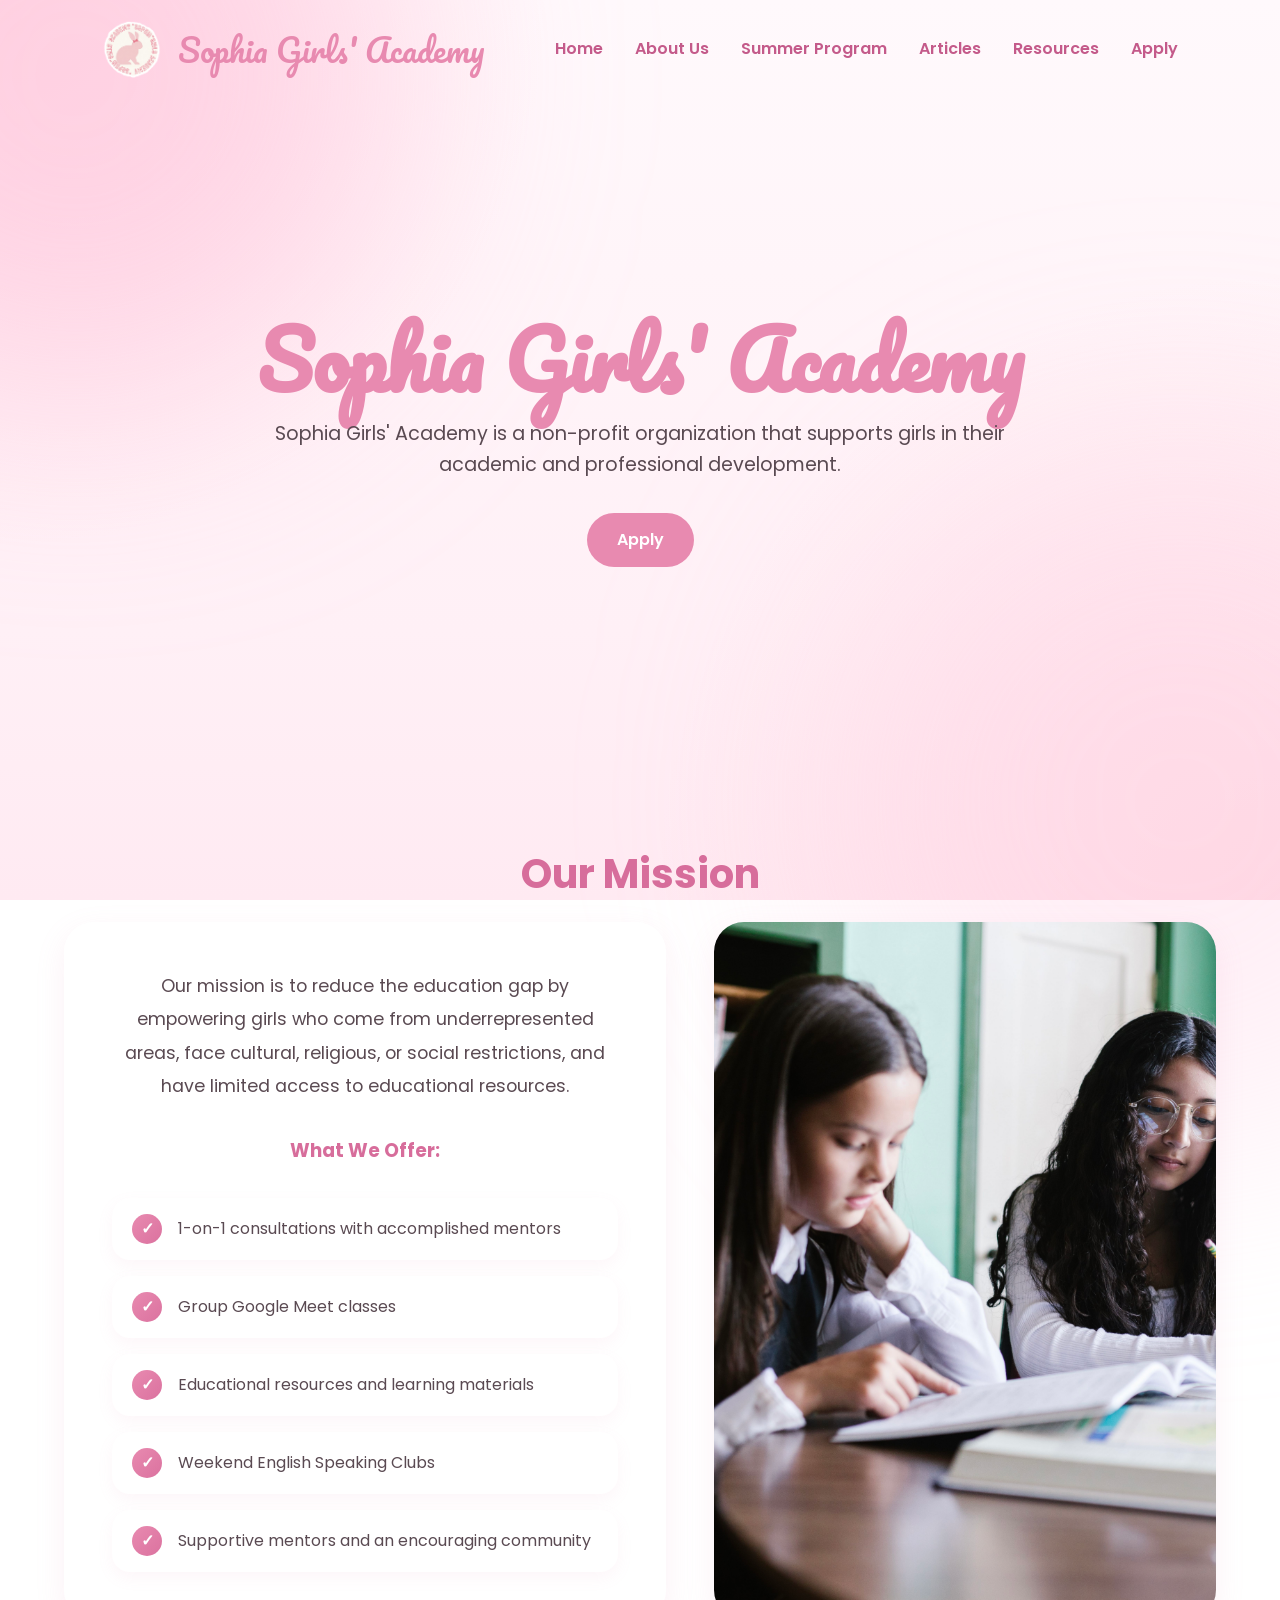
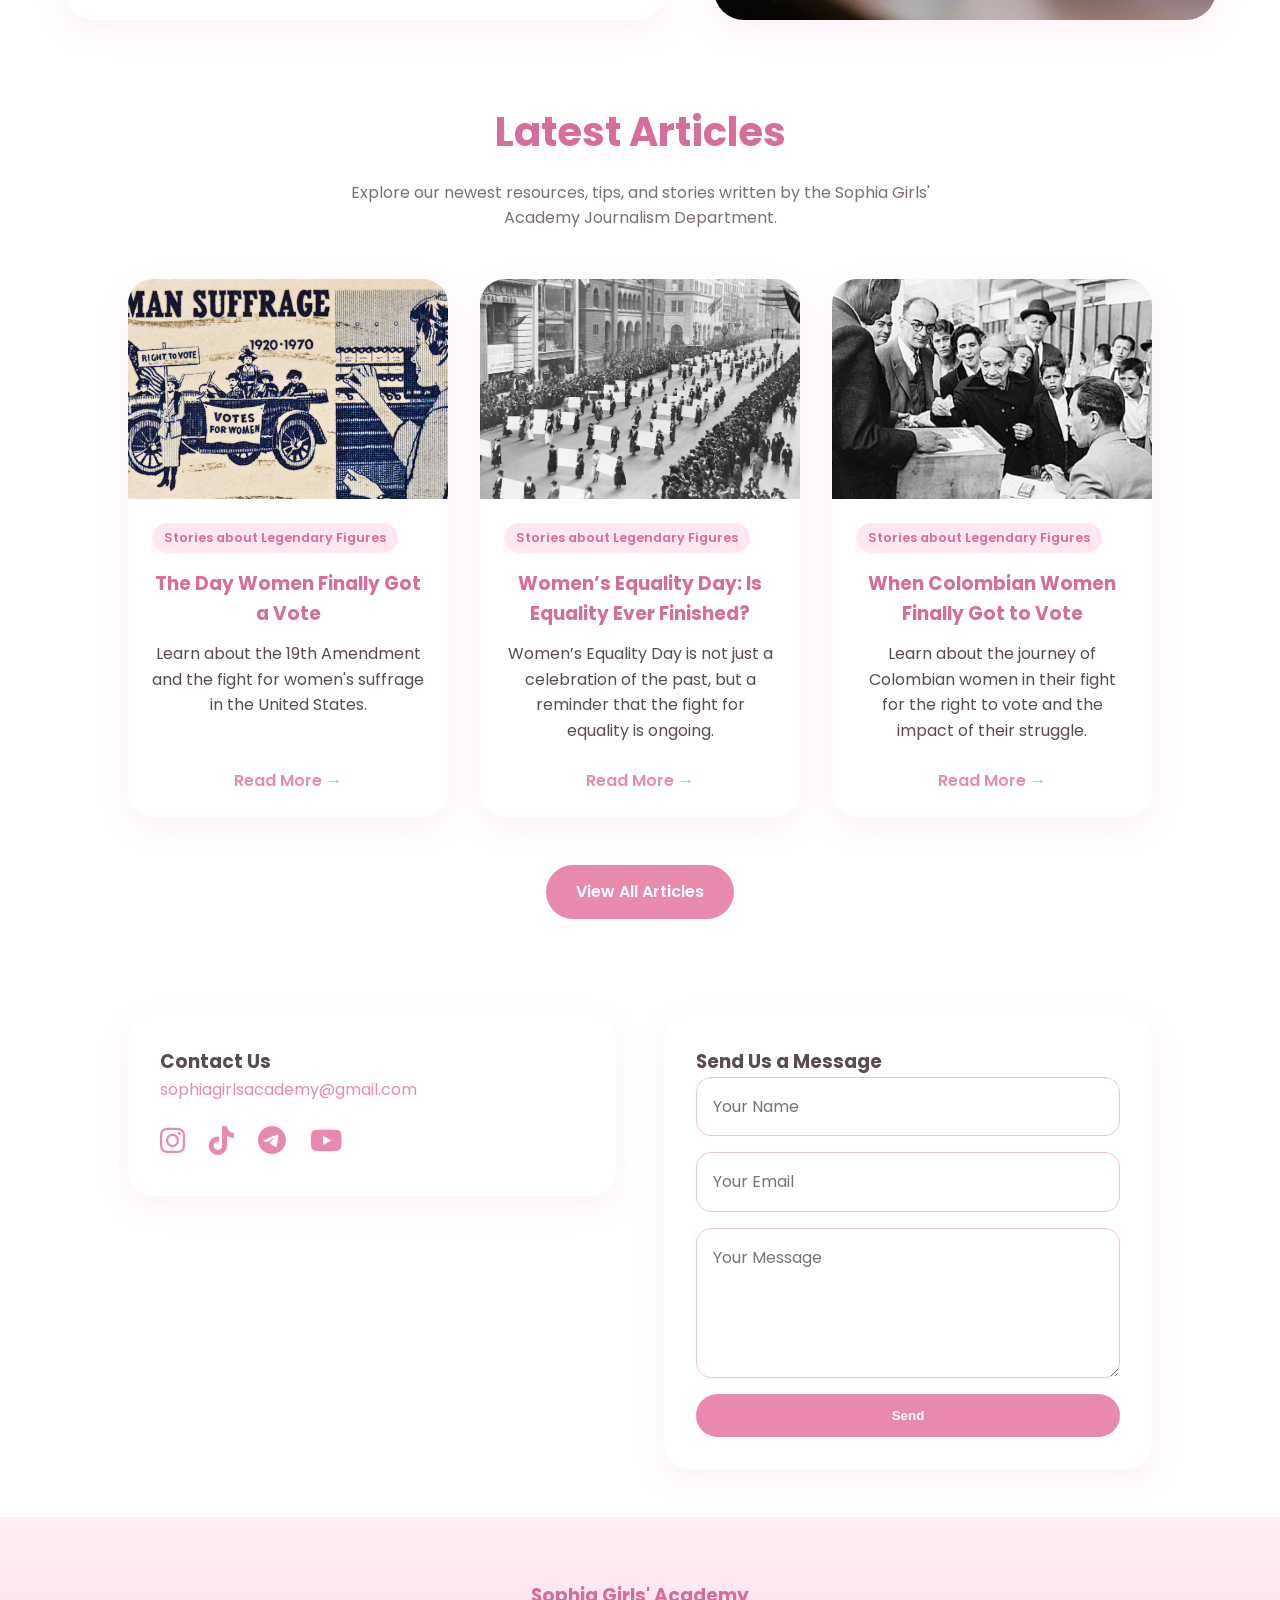
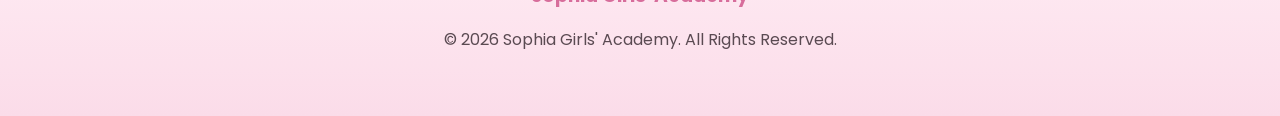
<file: index.html>
<!doctype html>
<html lang="en">

<head>
    <meta charset="UTF-8" />
    <meta name="viewport" content="width=device-width, initial-scale=1.0" />
    <title>Sophia Girls' Academy</title>

    <link rel="stylesheet" href="css/style.css" />

    <link href="https://fonts.googleapis.com/css2?family=Pacifico&family=Poppins:wght@300;400;600;700&display=swap"
        rel="stylesheet" />
    <link href="https://cdnjs.cloudflare.com/ajax/libs/font-awesome/6.5.1/css/all.min.css" rel="stylesheet" />
    <link rel="icon" href="images/sophia-logo.png" />
</head>

<body>
    <header>
        <nav class="navbar">
            <a href="index.html" class="logo">
                <img src="images/sophia-logo.png" alt="Sophia Girls' Academy Logo">
                <span>Sophia Girls' Academy</span>
            </a>

            <button class="menu-toggle" aria-label="Toggle navigation">

                <span></span>
                <span></span>
                <span></span>

            </button>

            <ul class="nav-links">
                <li><a href="index.html">Home</a></li>
                <li><a href="pages/about.html">About Us</a></li>
                <li><a href="pages/programs.html">Summer Program</a></li>
                <li><a href="pages/articles.html">Articles</a></li>
                <li><a href="pages/resources.html">Resources</a></li>
                <li><a href="pages/register.html">Apply</a></li>
            </ul>
        </nav>
    </header>

    <section class="hero">
        <div class="hero-content" id="index-hero">
            <h1>Sophia Girls' Academy</h1>

            <p>Sophia Girls' Academy is a non-profit organization that supports girls in their academic and professional
                development.</p>

            <div class="hero-buttons">
                <a href="pages/register.html" class="btn primary-btn"> Apply </a>
            </div>
        </div>
    </section>

    <section class="overview">
        <h2>Our Mission</h2>
        <div class="description">
            <div class="desc">

                <p class="mission-text">
                    Our mission is to reduce the education gap by empowering girls who come from underrepresented areas,
                    face cultural, religious, or social restrictions, and have limited access to educational resources.
                </p>

                <h3>What We Offer:</h3>

                <ul class="offer-list">
                    <li>1-on-1 consultations with accomplished mentors</li>
                    <li>Group Google Meet classes</li>
                    <li>Educational resources and learning materials</li>
                    <li>Weekend English Speaking Clubs</li>
                    <li>Supportive mentors and an encouraging community</li>
                </ul>

            </div>
            <img src="images/mission_img.jpeg" alt="Mission Image" />
        </div>
    </section>

    <section id="new-articles" class="new-articles">
        <h2>Latest Articles</h2>

        <p class="section-subtitle">
            Explore our newest resources, tips, and stories written by the Sophia
            Girls' Academy Journalism Department.
        </p>

        <div class="preview-grid"></div>

        <div class="articles-buttons">
            <a href="pages/articles.html" class="btn primary-btn">
                View All Articles
            </a>
        </div>
    </section>

    <section id="contact" class="contact">
        <div class="info-card">
            <h3>Contact Us</h3>
            <div class="contact-info">
                <a href="mailto:sophiagirlsacademy@gmail.com" class="email-link">
                    <p id="mail">sophiagirlsacademy@gmail.com</p>
                </a>
                <div class="social-media">
                    <a href="https://www.instagram.com/sophiagirlsacademy/" target="_blank">
                        <p><i class="fab fa-instagram"></i></p>
                    </a>
                    <a href="https://www.tiktok.com/@sophia_girls_academy" target="_blank">
                        <p><i class="fab fa-tiktok"></i></p>
                    </a>
                    <a href="https://t.me/sophiagirlsacademy" target="_blank">
                        <p><i class="fab fa-telegram"></i></p>
                    </a>
                    <a href="http://www.youtube.com/@SophiaGirlsAcademy" target="_blank">
                        <p><i class="fab fa-youtube"></i></p>
                    </a>
                </div>
            </div>
        </div>
        <div class="contact-form">
            <h3>Send Us a Message</h3>
            <form action="https://formspree.io/f/mnjkgqbo" method="POST">
                <input type="text" name="name" placeholder="Your Name" required />
                <input type="email" name="_replyto" placeholder="Your Email" required />
                <textarea name="message" placeholder="Your Message" required></textarea>
                <button type="submit" class="btn primary-btn">Send</button>
            </form>
        </div>

    </section>

    <footer>
        <h3>Sophia Girls' Academy</h3>
        <p>© 2026 Sophia Girls' Academy. All Rights Reserved.</p>
    </footer>

    <!-- Recruitment & Webinar Popup -->
    <div id="announcement-popup" class="popup-overlay">
        <div class="popup-box">
            <div class="popup-icon">
                <i class="fa-solid fa-bullhorn"></i>
            </div>

            <button class="popup-close" id="close-popup">&times;</button>


            <h2>Join Sophia Girls' Academy</h2>

            <p>
                We are recruiting interns and hosting an upcoming webinar!
                Take this opportunity to learn, grow, and become part of our community.
            </p>

            <div class="popup-buttons">
                <a href="https://tally.so/r/2EVxNe" target="_blank" class="btn primary-btn">
                    Apply for Internship
                </a>

                <a href="https://docs.google.com/forms/d/e/1FAIpQLSd855z36HC_5qXQDM5UntT5PdaXiR0Uaoq3rk45Jr3tRxQjrA/viewform?usp=publish-editor"
                    target="_blank" class="btn secondary-btn">
                    Register for Webinar
                </a>
            </div>
        </div>
    </div>

    <script src="js/script.js"></script>
</body>

</html>
</file>
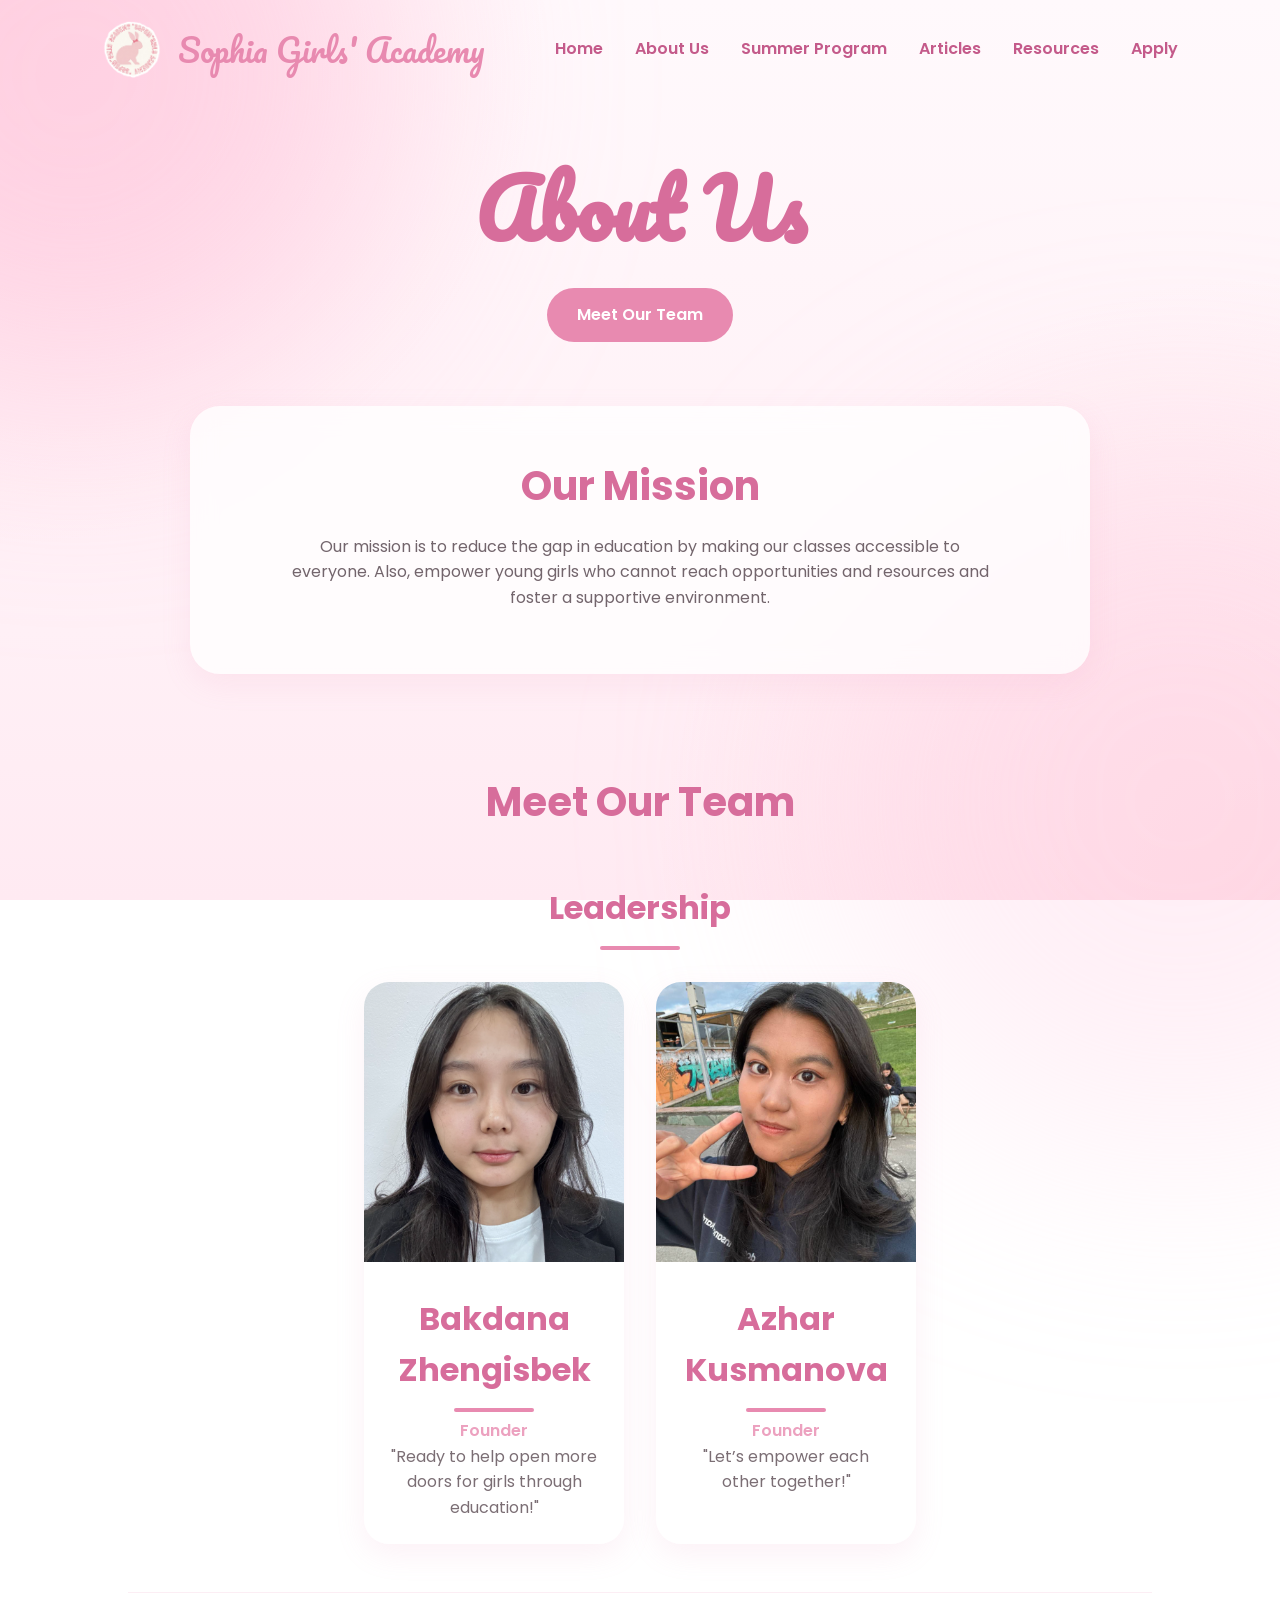
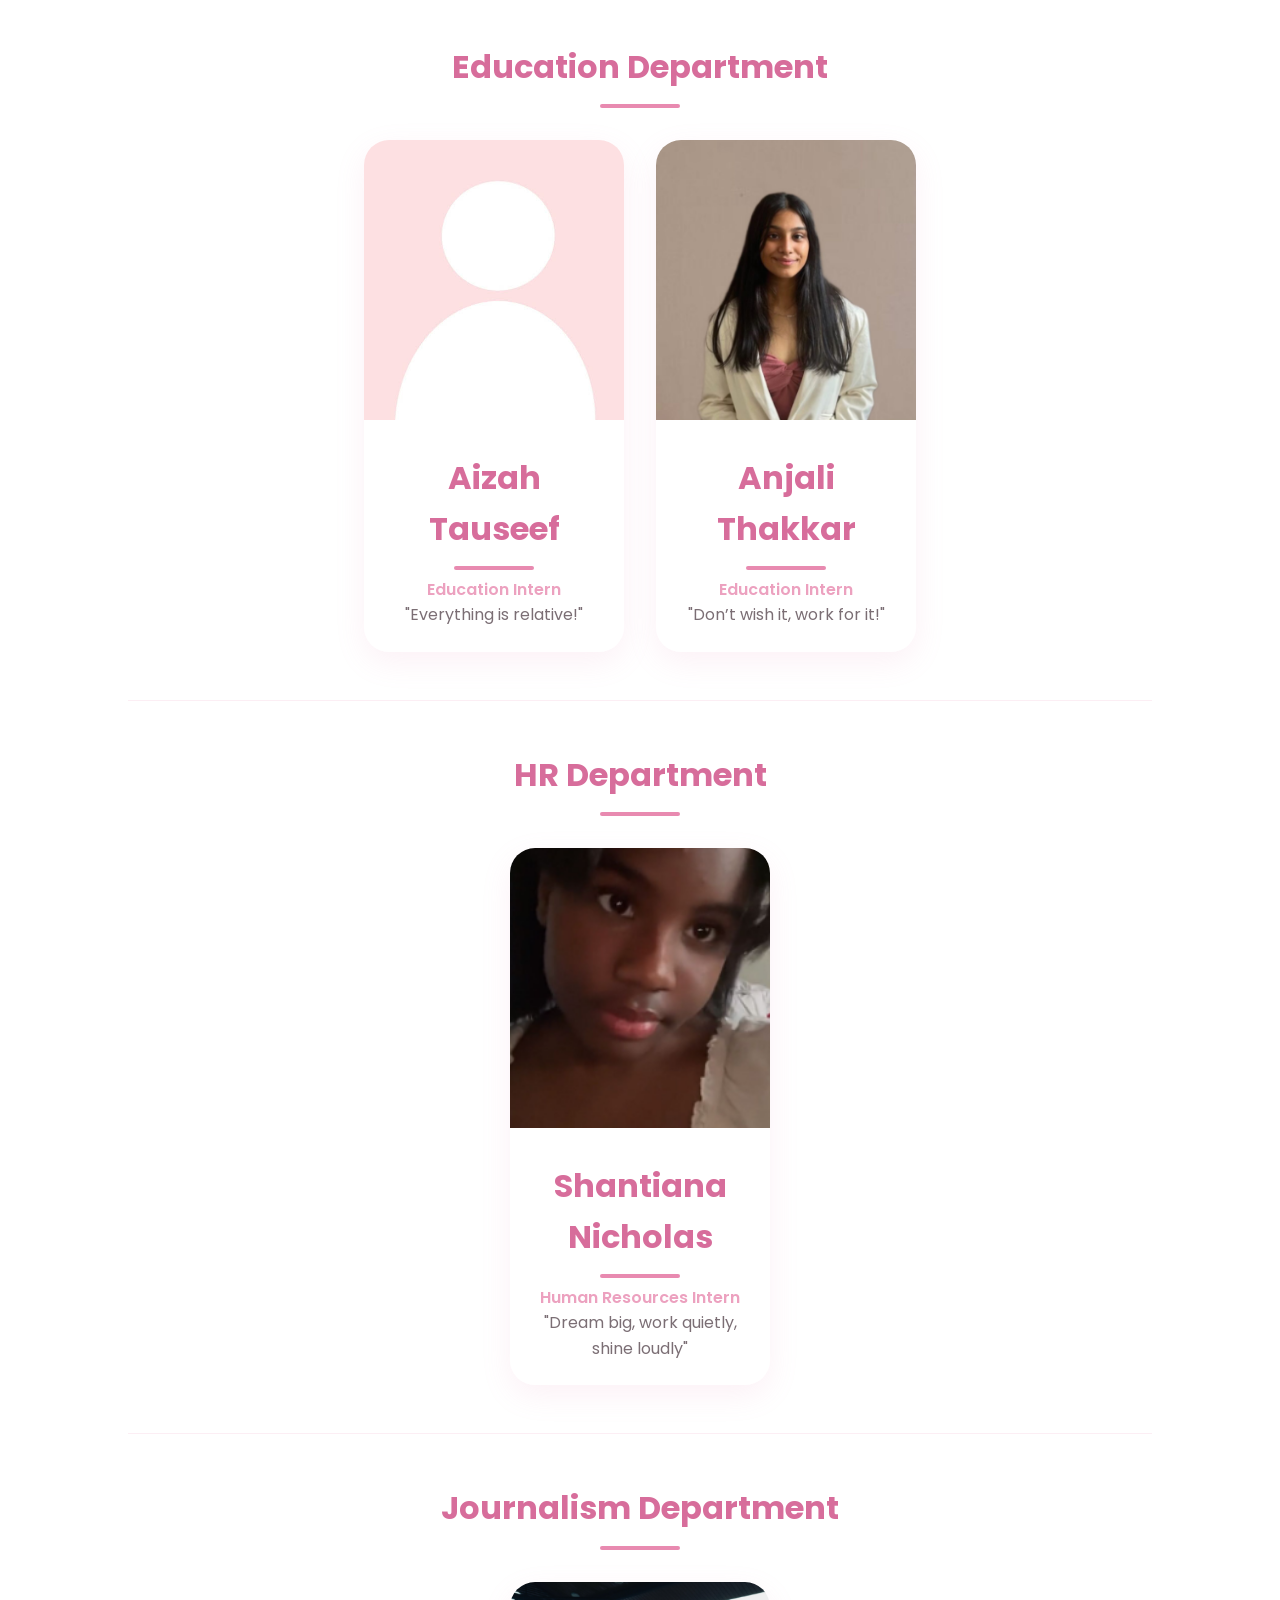
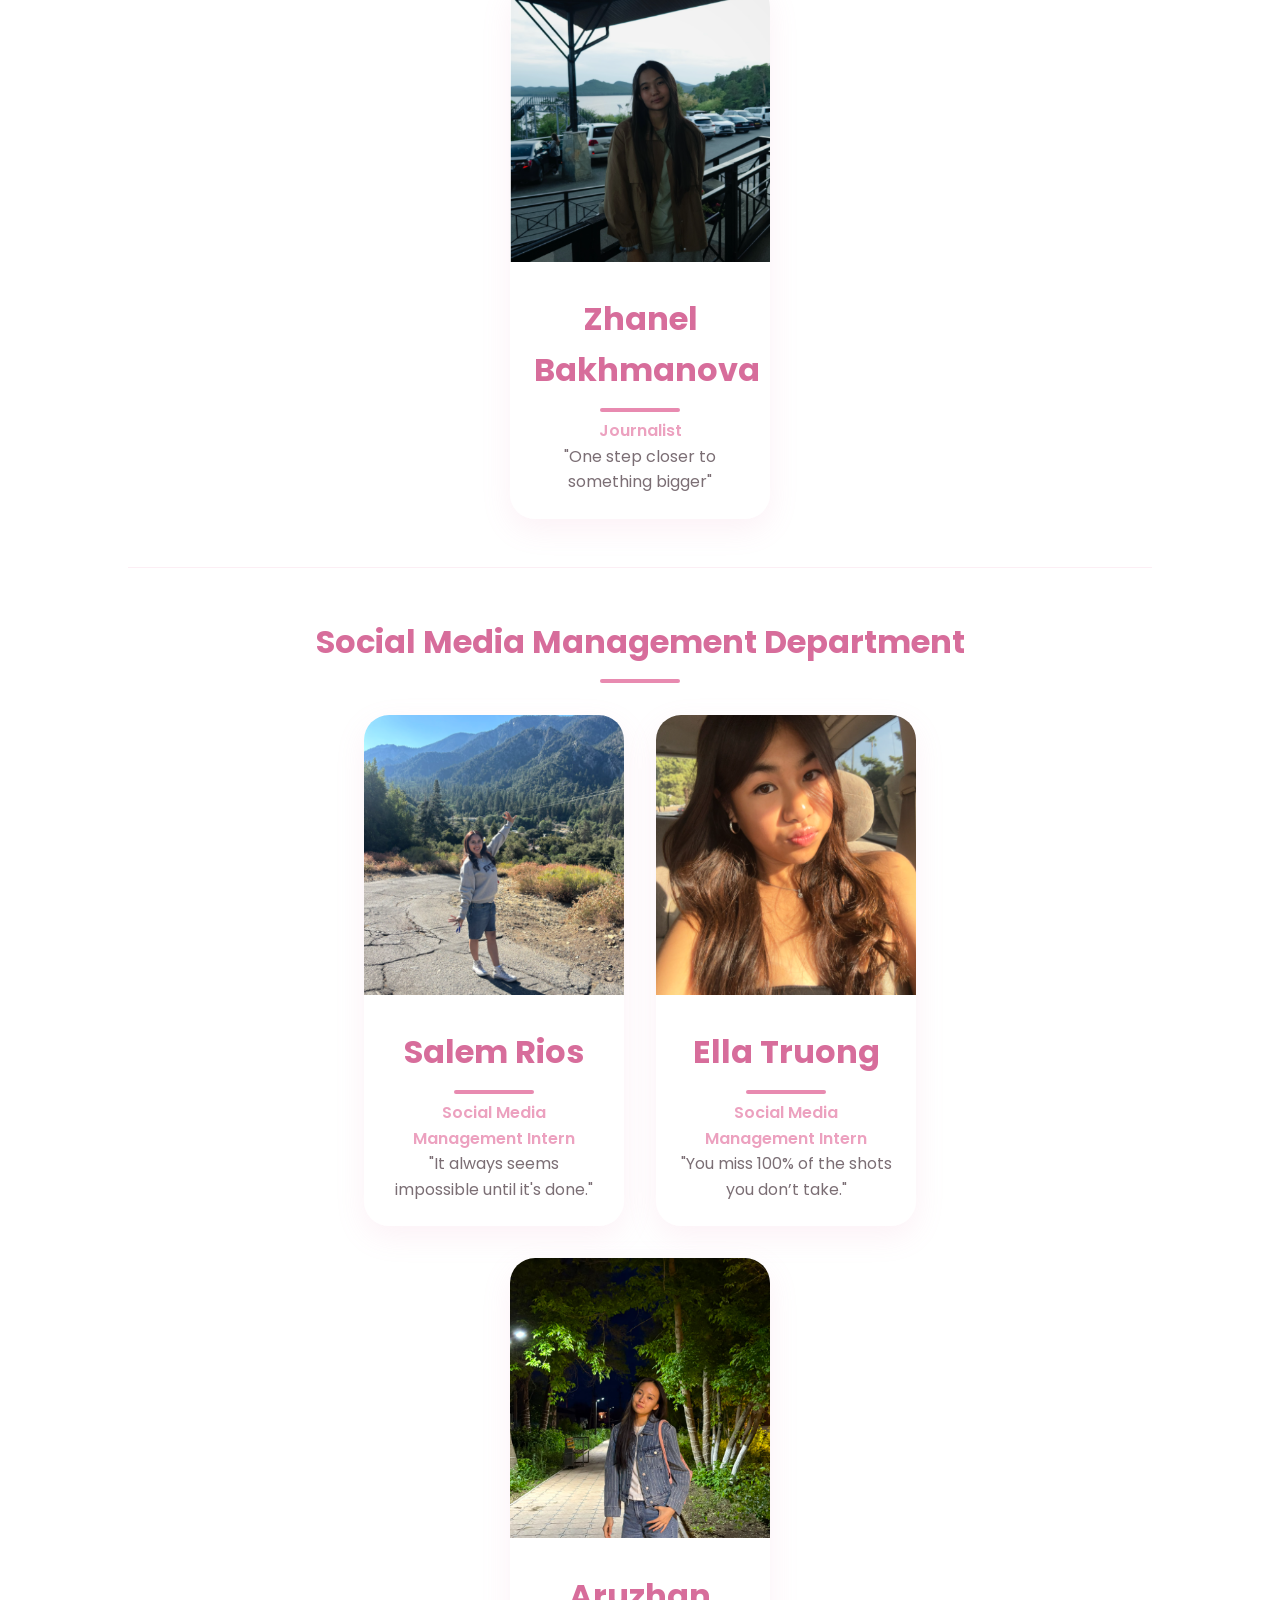
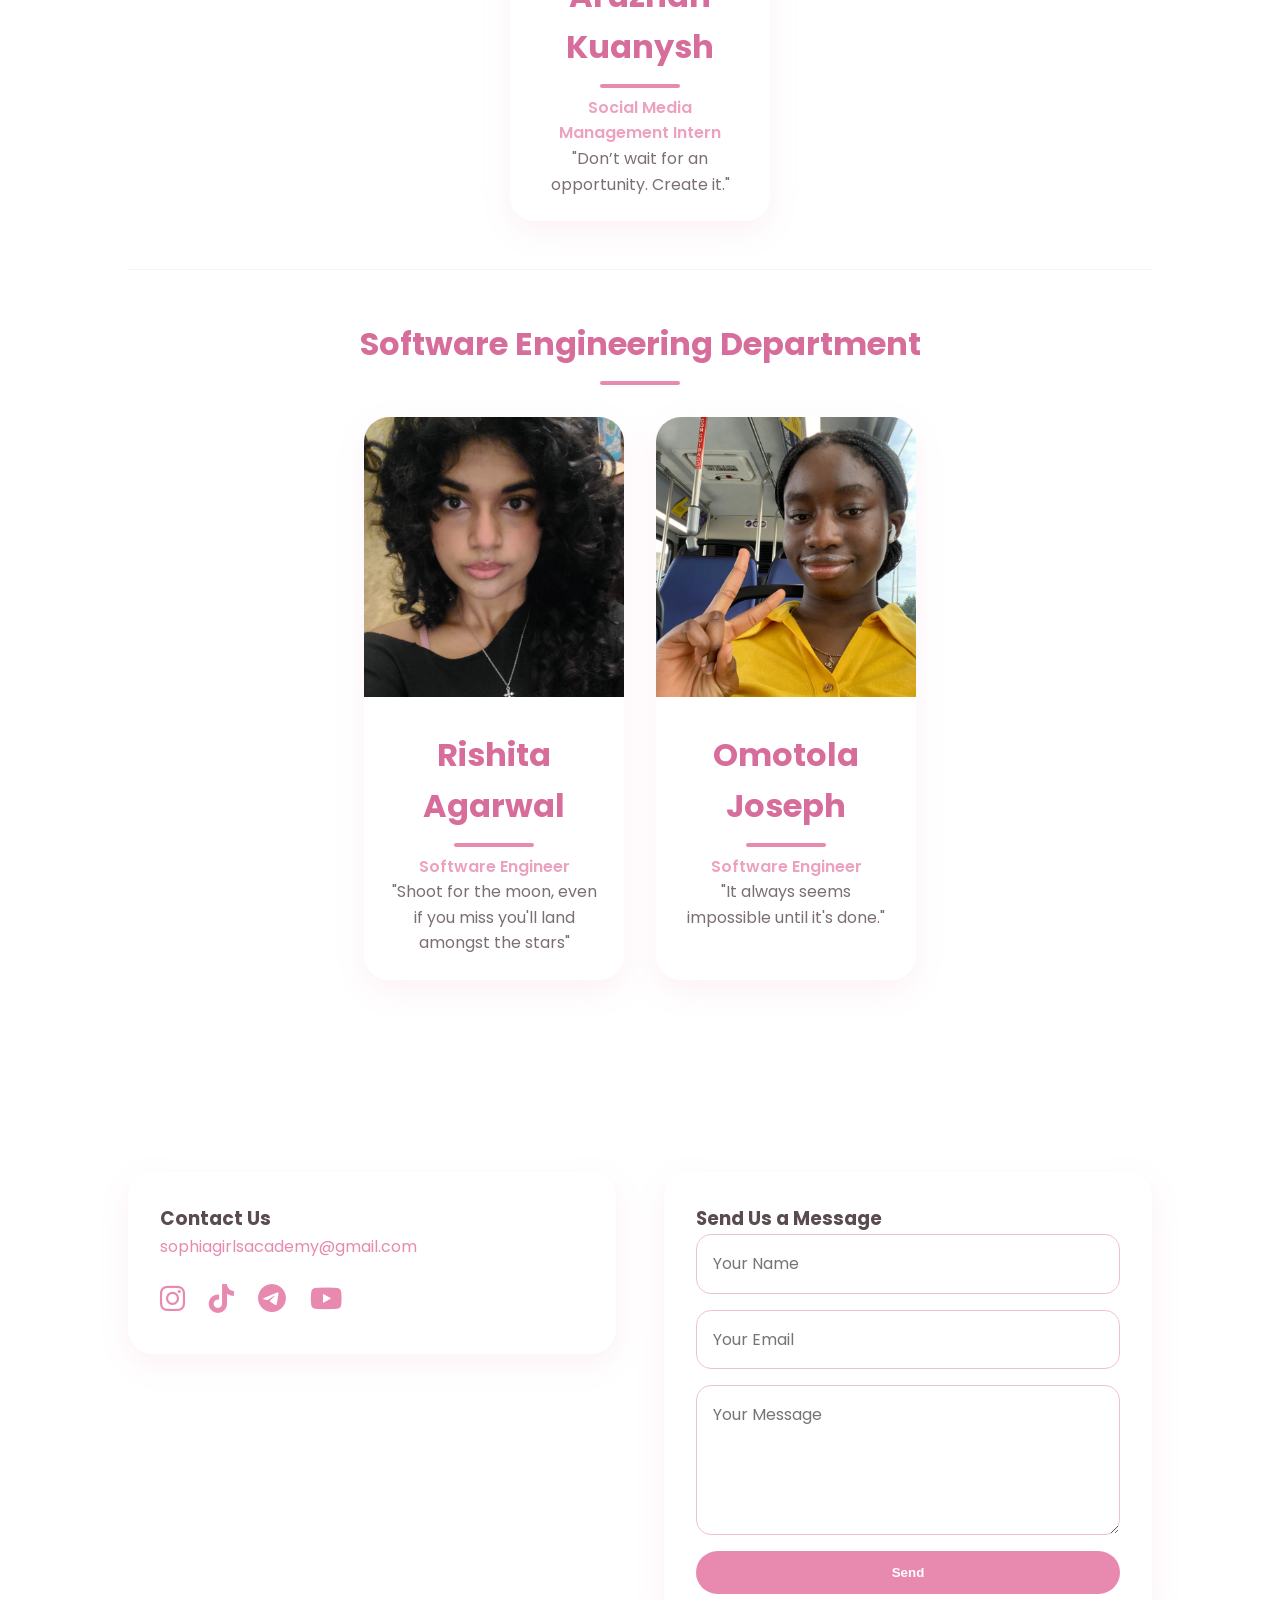
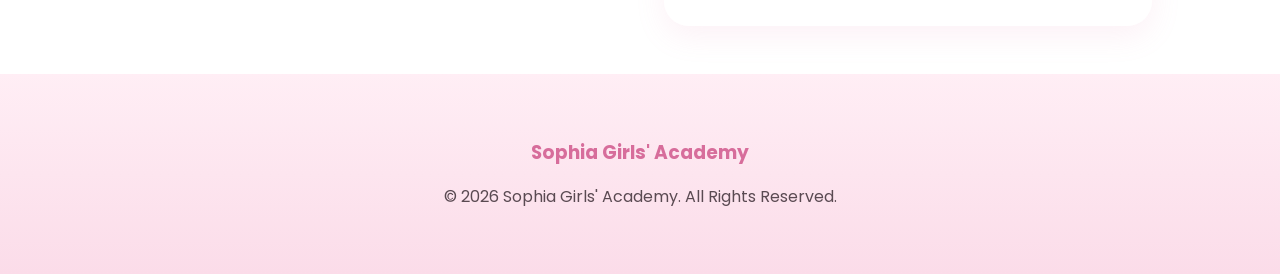
<file: pages/about.html>
<!doctype html>
<html lang="en">

<head>
    <meta charset="UTF-8" />
    <meta name="viewport" content="width=device-width, initial-scale=1.0" />
    <title>About Us - Sophia Girls' Academy</title>
    <link rel="stylesheet" href="../css/style.css" />
    <link rel="stylesheet" href="../css/pages.css" />
    <link href="https://fonts.googleapis.com/css2?family=Pacifico&family=Poppins:wght@300;400;600;700&display=swap"
        rel="stylesheet" />
    <link rel="icon" href="../images/sophia-logo.png">
    <link rel="stylesheet" href="https://cdnjs.cloudflare.com/ajax/libs/font-awesome/6.5.1/css/all.min.css" />
</head>

<body>
    <header>
        <nav class="navbar">

            <a href="../index.html" class="logo">
                <img src="../images/sophia-logo.png" alt="Sophia Girls' Academy Logo">
                <span>Sophia Girls' Academy</span>
            </a>

            <button class="menu-toggle" aria-label="Toggle navigation">

                <span></span>
                <span></span>
                <span></span>

            </button>

            <ul class="nav-links">

                <li><a href="../index.html">Home</a></li>
                <li><a href="../pages/about.html">About Us</a></li>
                <li><a href="../pages/programs.html">Summer Program</a></li>
                <li><a href="../pages/articles.html">Articles</a></li>
                <li><a href="../pages/resources.html">Resources</a></li>
                <li><a href="../pages/register.html">Apply</a></li>

            </ul>

        </nav>
    </header>

    <section class="hero">
        <div class="hero-content">
            <h2>About Us</h2>

            <div class="hero-buttons">
                <a href="#team" class="btn primary-btn"> Meet Our Team </a>
            </div>
        </div>
    </section>

    <section class="overview default-card">
        <h2>Our Mission</h2>
        <p>
            Our mission is to reduce the gap in education by making our classes accessible to everyone. Also, empower
            young girls who cannot reach opportunities and resources and foster a supportive environment.
        </p>
    </section>

    <section class="team" id="team">
        <h2>Meet Our Team</h2>

        <div id="team-container"></div>
    </section>

    <section id="contact" class="contact">
        <div class="info-card">
            <h3>Contact Us</h3>
            <div class="contact-info">
                <a href="mailto:sophiagirlsacademy@gmail.com" class="email-link">
                    <p id="mail">sophiagirlsacademy@gmail.com</p>
                </a>
                <div class="social-media">
                    <a href="https://www.instagram.com/sophiagirlsacademy/" target="_blank">
                        <p><i class="fab fa-instagram"></i></p>
                    </a>
                    <a href="https://www.tiktok.com/@sophia_girls_academy" target="_blank">
                        <p><i class="fab fa-tiktok"></i></p>
                    </a>
                    <a href="https://t.me/sophiagirlsacademy" target="_blank">
                        <p><i class="fab fa-telegram"></i></p>
                    </a>
                    <a href="http://www.youtube.com/@SophiaGirlsAcademy" target="_blank">
                        <p><i class="fab fa-youtube"></i></p>
                    </a>
                </div>
            </div>
        </div>
        <div class="contact-form">
            <h3>Send Us a Message</h3>
            <form action="https://formspree.io/f/mnjkgqbo" method="POST">
                <input type="text" name="name" placeholder="Your Name" required />
                <input type="email" name="_replyto" placeholder="Your Email" required />
                <textarea name="message" placeholder="Your Message" required></textarea>
                <button type="submit" class="btn primary-btn">Send</button>
            </form>
        </div>
    </section>


    <footer>
        <h3>Sophia Girls' Academy</h3>
        <p>© 2026 Sophia Girls' Academy. All Rights Reserved.</p>
    </footer>

    <script src="../js/script.js"></script>
    <script src="../js/team.js"></script>
</body>

</html>
</file>
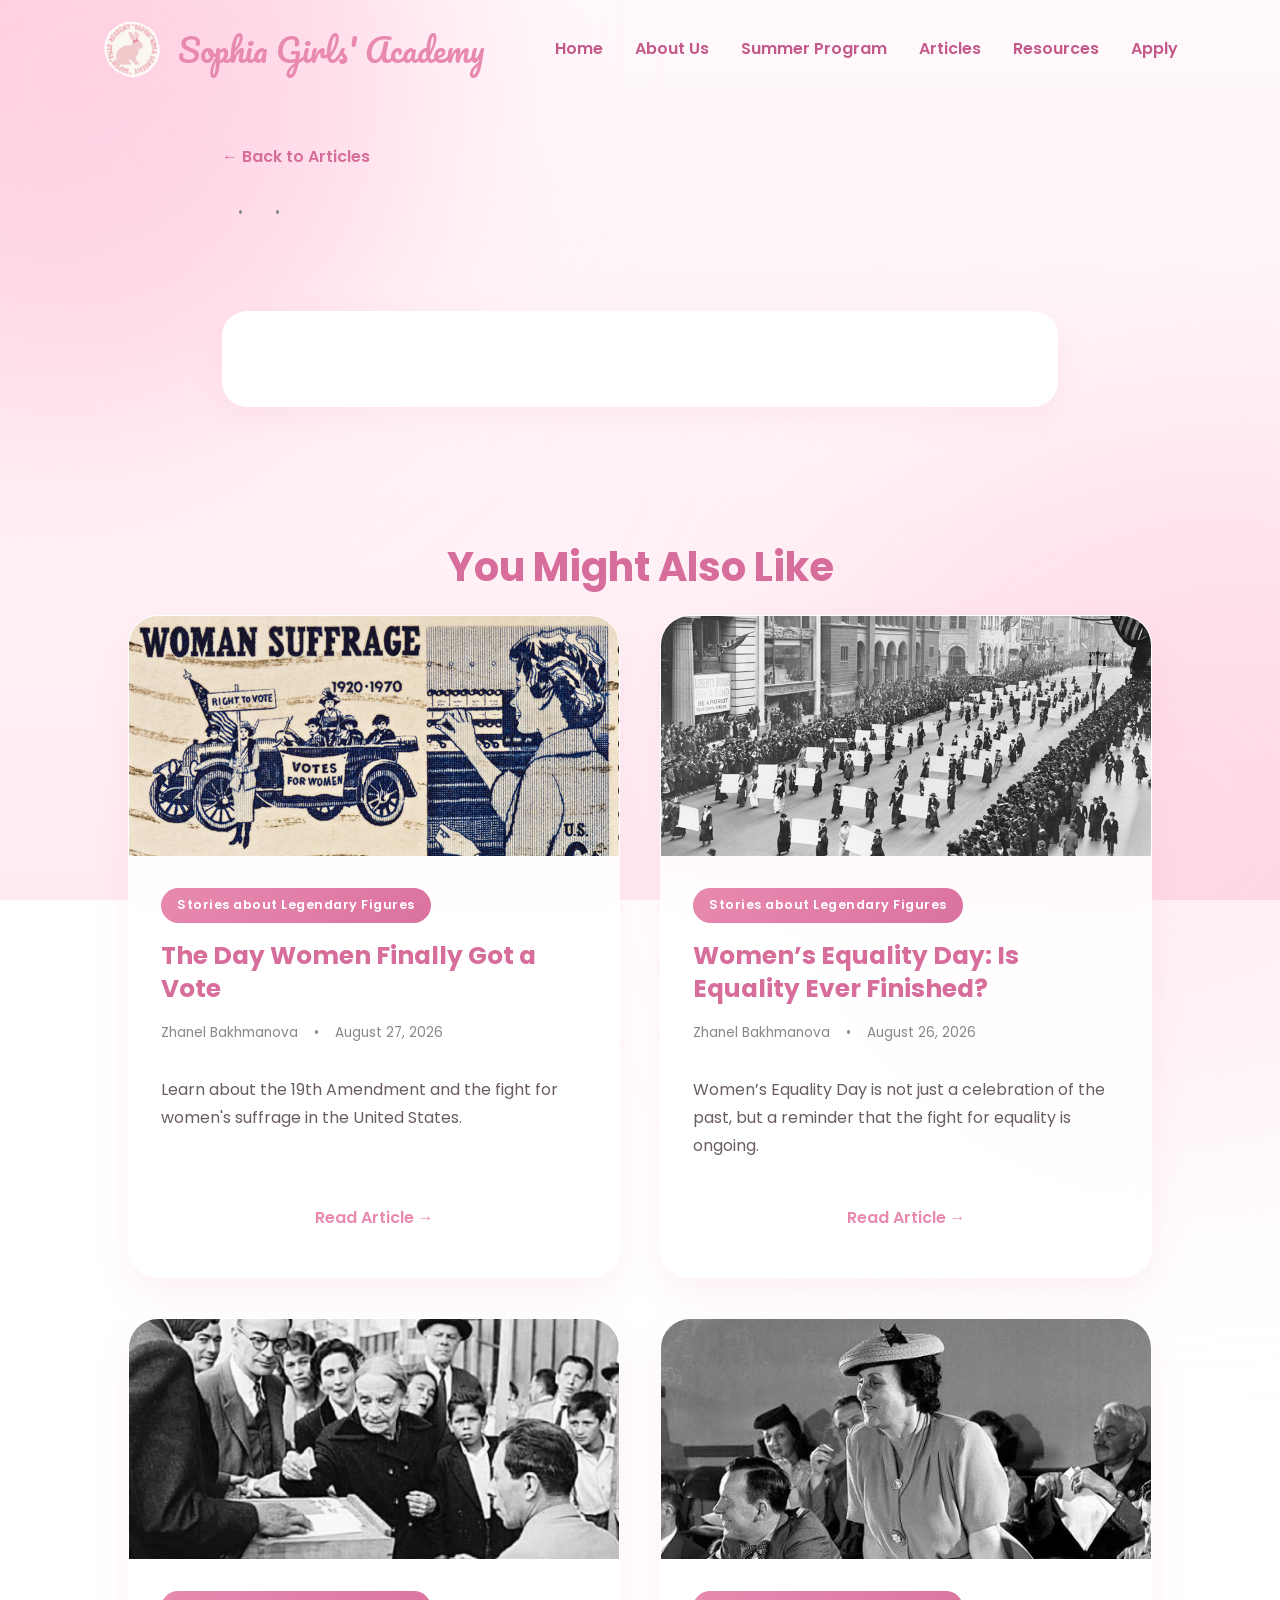
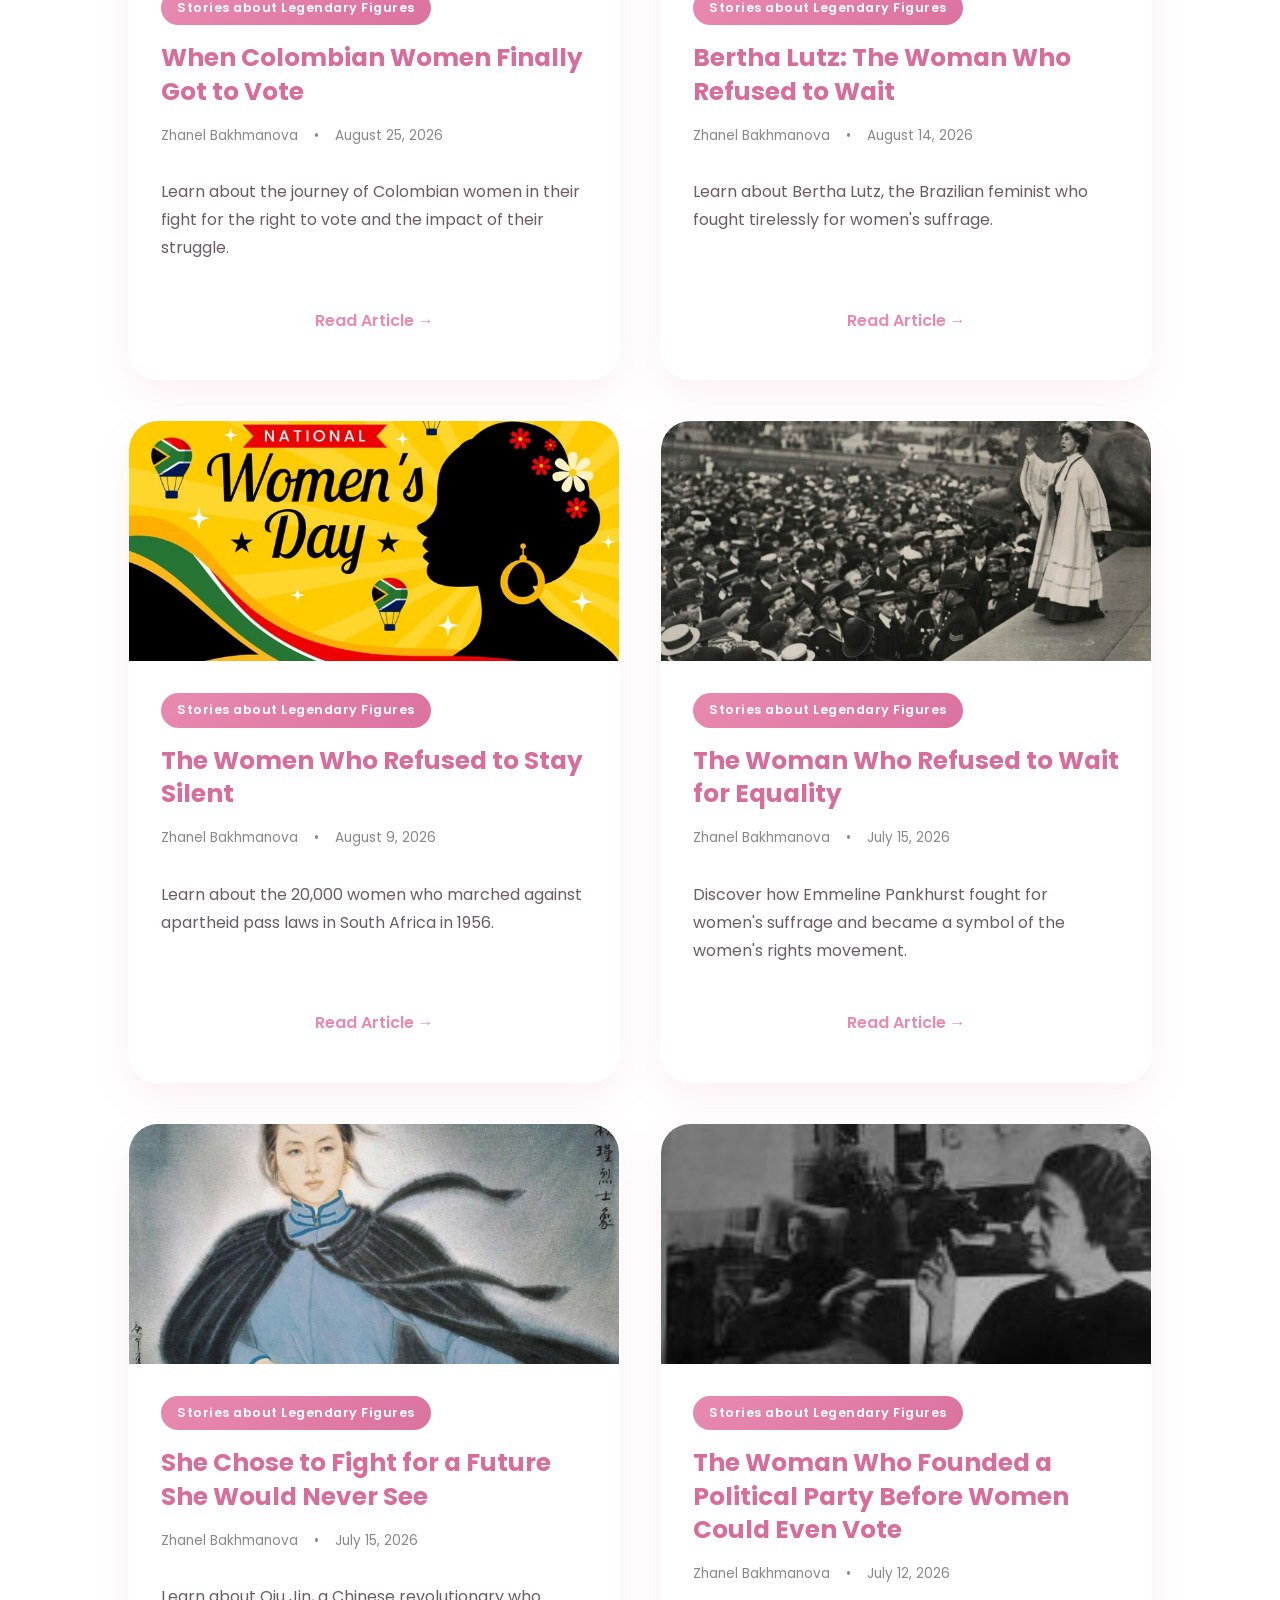
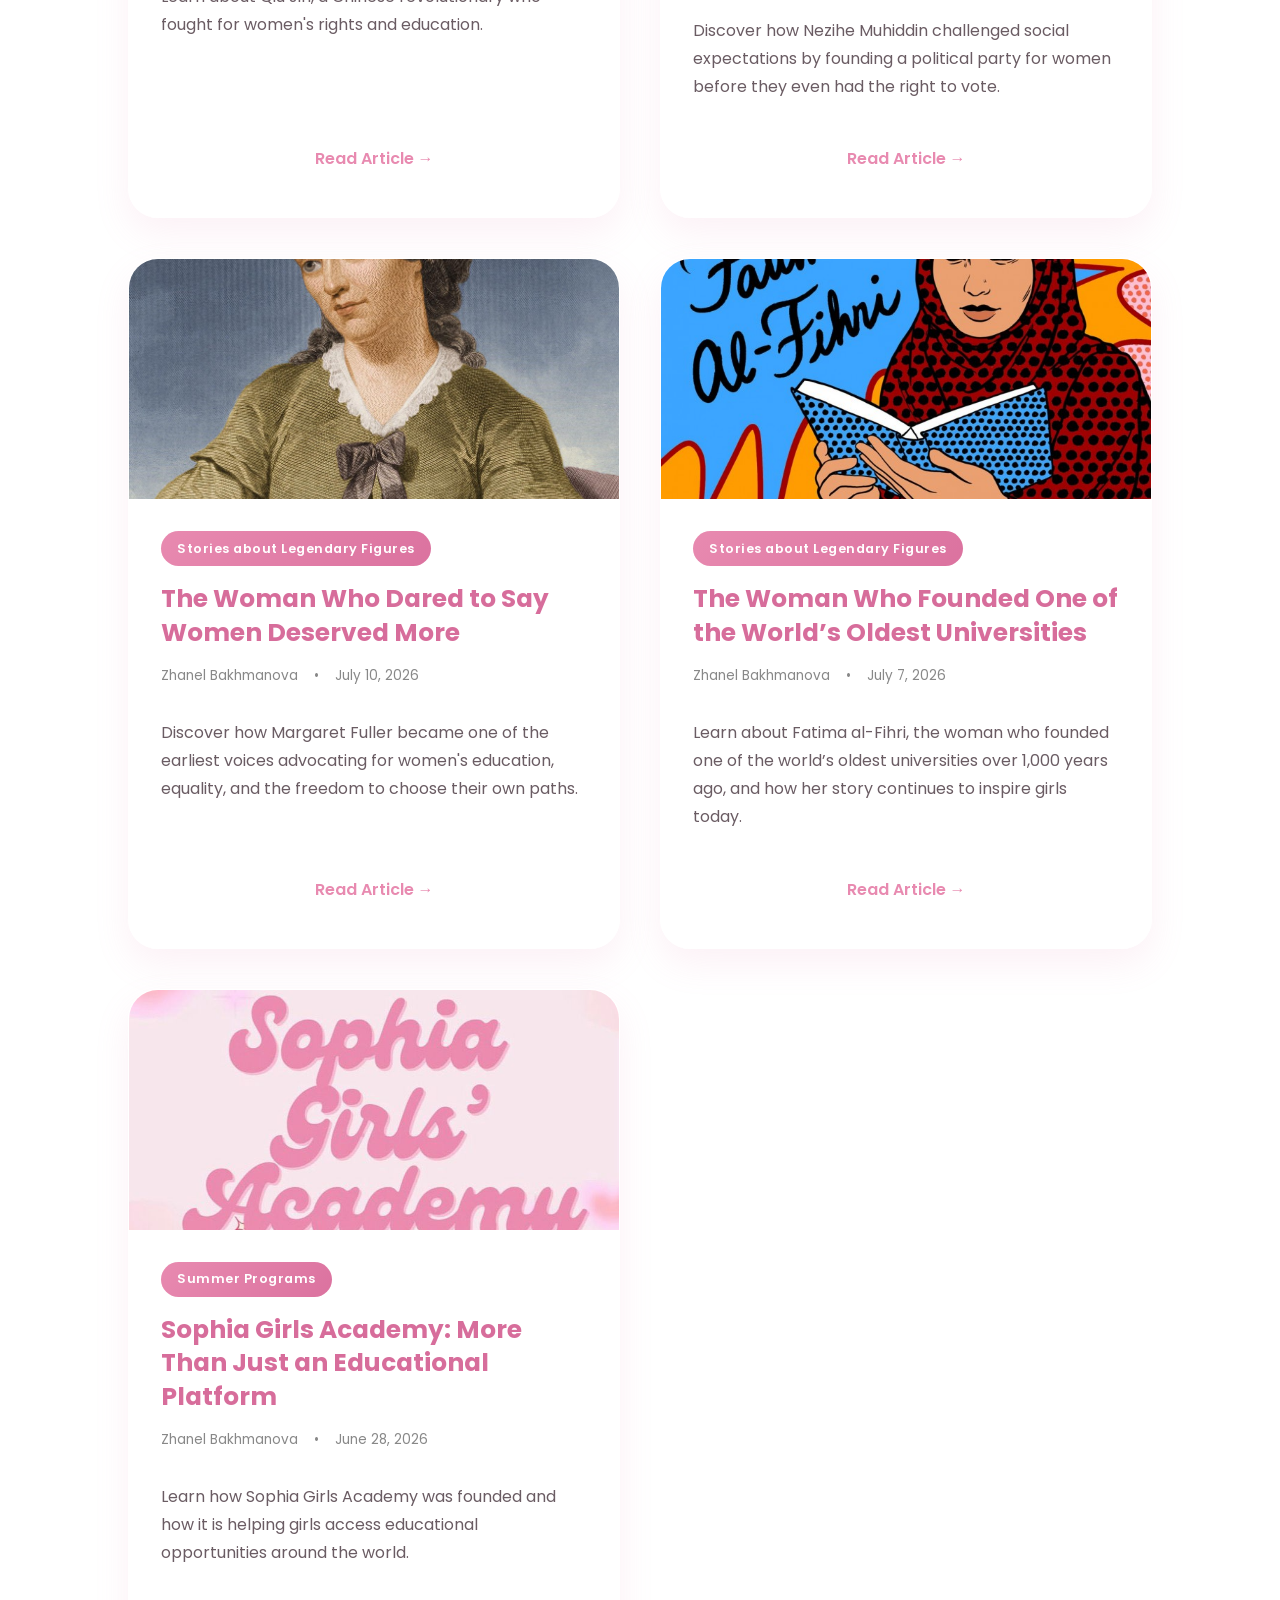
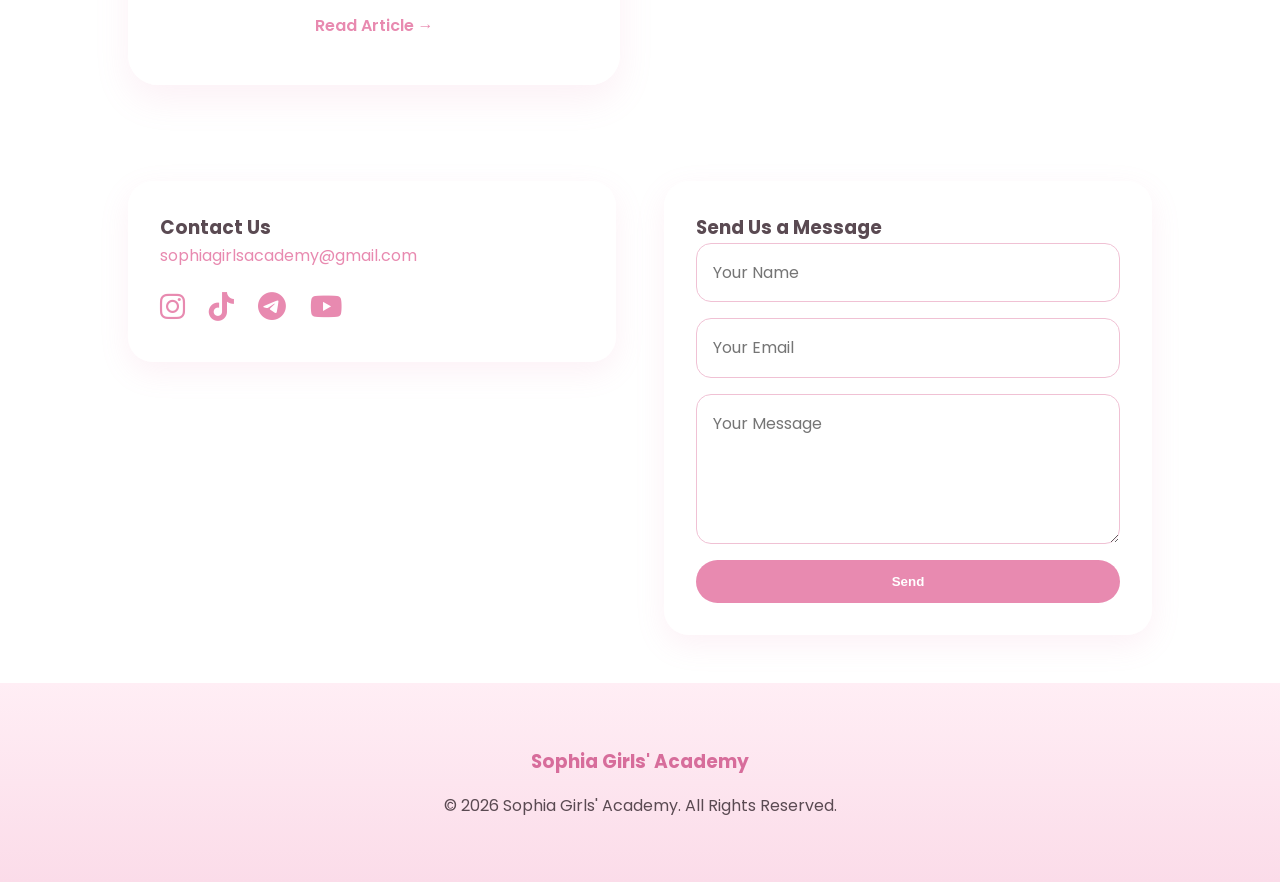
<file: pages/article.html>
<!doctype html>
<html lang="en">

<head>
  <meta charset="UTF-8" />
  <meta name="viewport" content="width=device-width, initial-scale=1.0" />

  <title>Article - Sophia Girls' Academy</title>

  <link rel="stylesheet" href="../css/style.css" />
  <link rel="stylesheet" href="../css/pages.css" />

  <link rel="stylesheet" href="https://cdnjs.cloudflare.com/ajax/libs/font-awesome/6.5.1/css/all.min.css" />
  <link href="https://fonts.googleapis.com/css2?family=Pacifico&family=Poppins:wght@300;400;600;700&display=swap"
    rel="stylesheet" />
  <link rel="icon" href="../images/sophia-logo.png" />
</head>

<body>
  <header>
    <nav class="navbar">

    <a href="../index.html" class="logo">
        <img src="../images/sophia-logo.png" alt="Sophia Girls' Academy Logo">
        <span>Sophia Girls' Academy</span>
    </a>

    <button class="menu-toggle" aria-label="Toggle navigation">

        <span></span>
        <span></span>
        <span></span>

    </button>

    <ul class="nav-links">

        <li><a href="../index.html">Home</a></li>
        <li><a href="../pages/about.html">About Us</a></li>
        <li><a href="../pages/programs.html">Summer Program</a></li>
        <li><a href="../pages/articles.html">Articles</a></li>
        <li><a href="../pages/resources.html">Resources</a></li>
        <li><a href="../pages/register.html">Apply</a></li>

    </ul>

</nav>
  </header>

  <main class="article-page">
    <a href="../pages/articles.html" class="back-link"> ← Back to Articles </a>

    <h1 id="article-title"></h1>

    <div class="article-meta">
      <span id="article-author"></span>

      <span>•</span>

      <span id="article-date"></span>

      <span>•</span>

      <span id="article-category"></span>
    </div>

    <img id="article-image" class="article-image" />

    <div id="article-content" class="article-content"></div>
  </main>

  <section class="related-section">
    <h2>You Might Also Like</h2>

    <div id="related-articles" class="articles-grid"></div>
  </section>

  <section id="contact" class="contact">
    <div class="info-card">
      <h3>Contact Us</h3>
      <div class="contact-info">
        <a href="mailto:sophiagirlsacademy@gmail.com" class="email-link">
          <p id="mail">sophiagirlsacademy@gmail.com</p>
        </a>
        <div class="social-media">
          <a href="https://www.instagram.com/sophiagirlsacademy/" target="_blank">
            <p><i class="fab fa-instagram"></i></p>
          </a>
          <a href="https://www.tiktok.com/@sophia_girls_academy" target="_blank">
            <p><i class="fab fa-tiktok"></i></p>
          </a>
          <a href="https://t.me/sophiagirlsacademy" target="_blank">
            <p><i class="fab fa-telegram"></i></p>
          </a>
          <a href="http://www.youtube.com/@SophiaGirlsAcademy" target="_blank">
            <p><i class="fab fa-youtube"></i></p>
          </a>
        </div>
      </div>
    </div>

    <div class="contact-form">
      <h3>Send Us a Message</h3>
      <form action="https://formspree.io/f/mnjkgqbo" method="POST">
        <input type="text" name="name" placeholder="Your Name" required />
        <input type="email" name="_replyto" placeholder="Your Email" required />
        <textarea name="message" placeholder="Your Message" required></textarea>
        <button type="submit" class="btn primary-btn">Send</button>
      </form>
    </div>
  </section>

  <footer>
    <h3>Sophia Girls' Academy</h3>

    <p>© 2026 Sophia Girls' Academy. All Rights Reserved.</p>
  </footer>

  <script src="../js/script.js"></script>
  <script src="../js/article.js"></script>
</body>

</html>
</file>
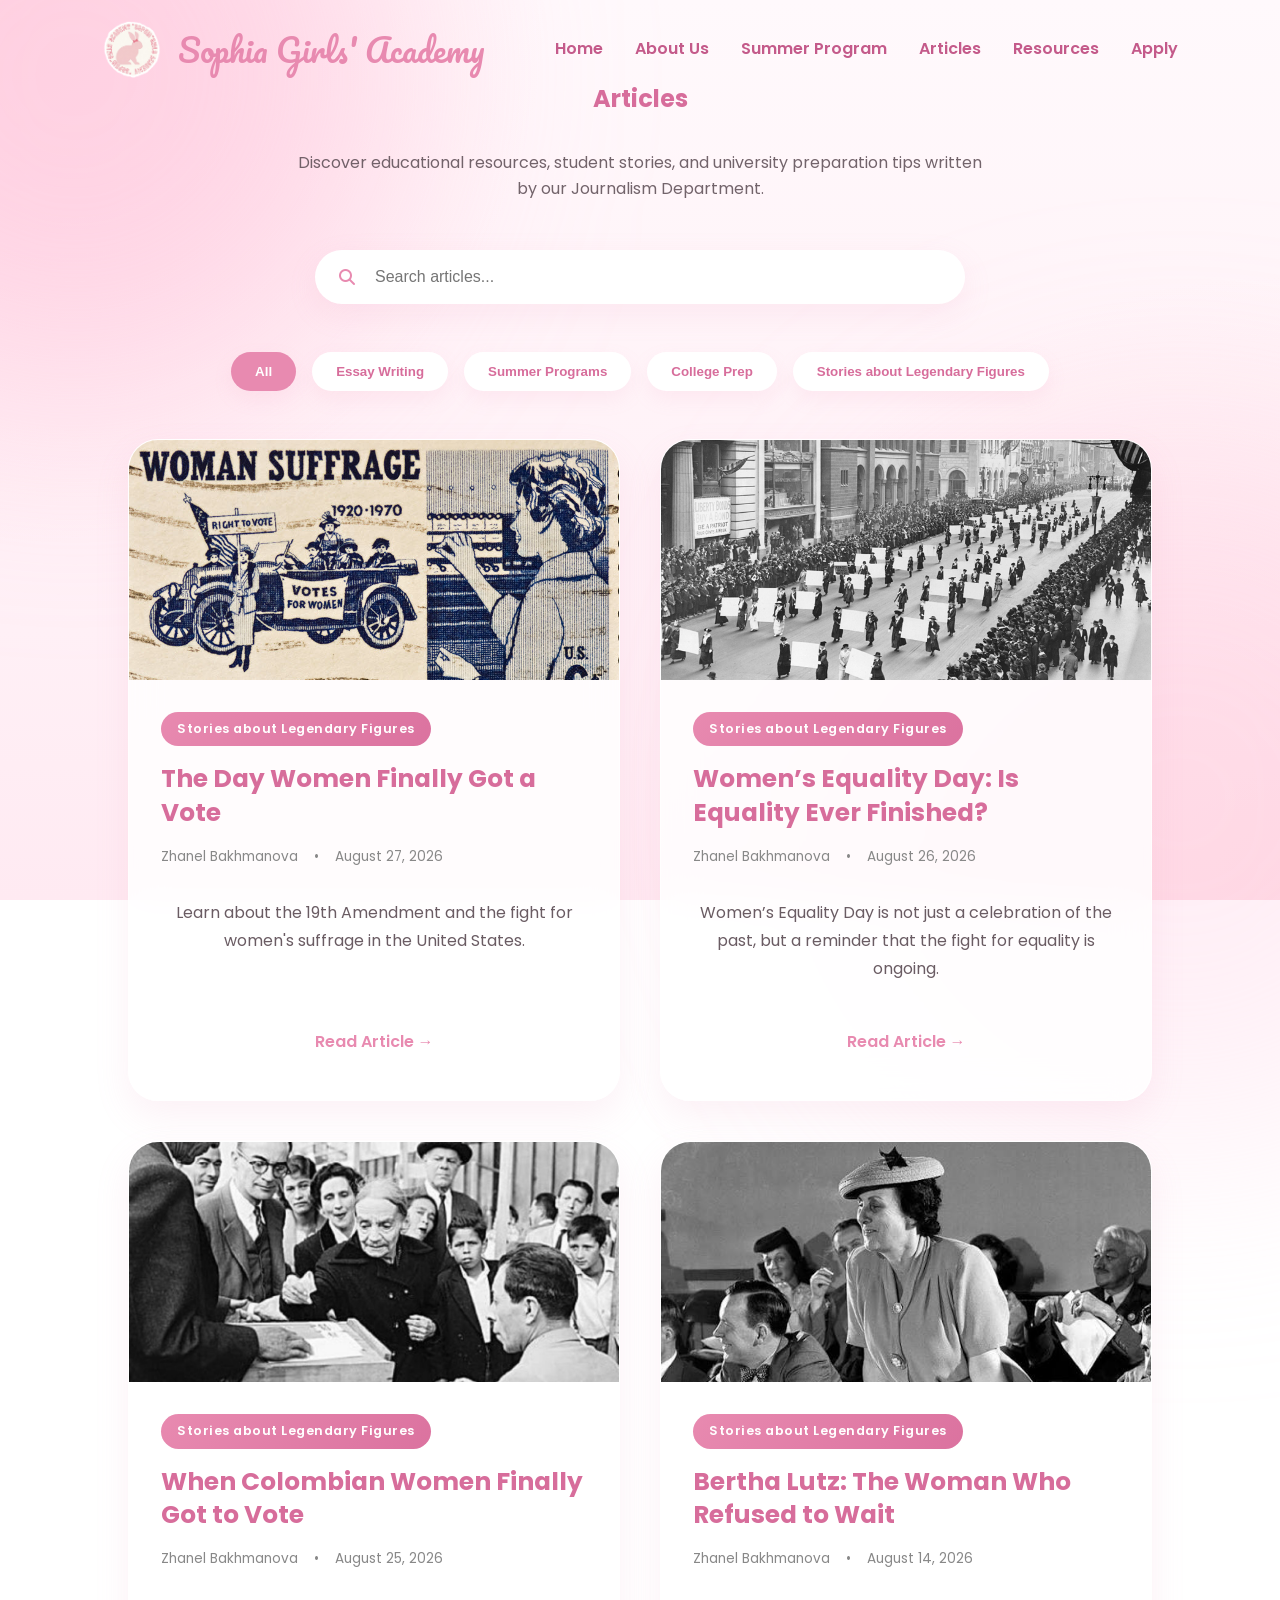
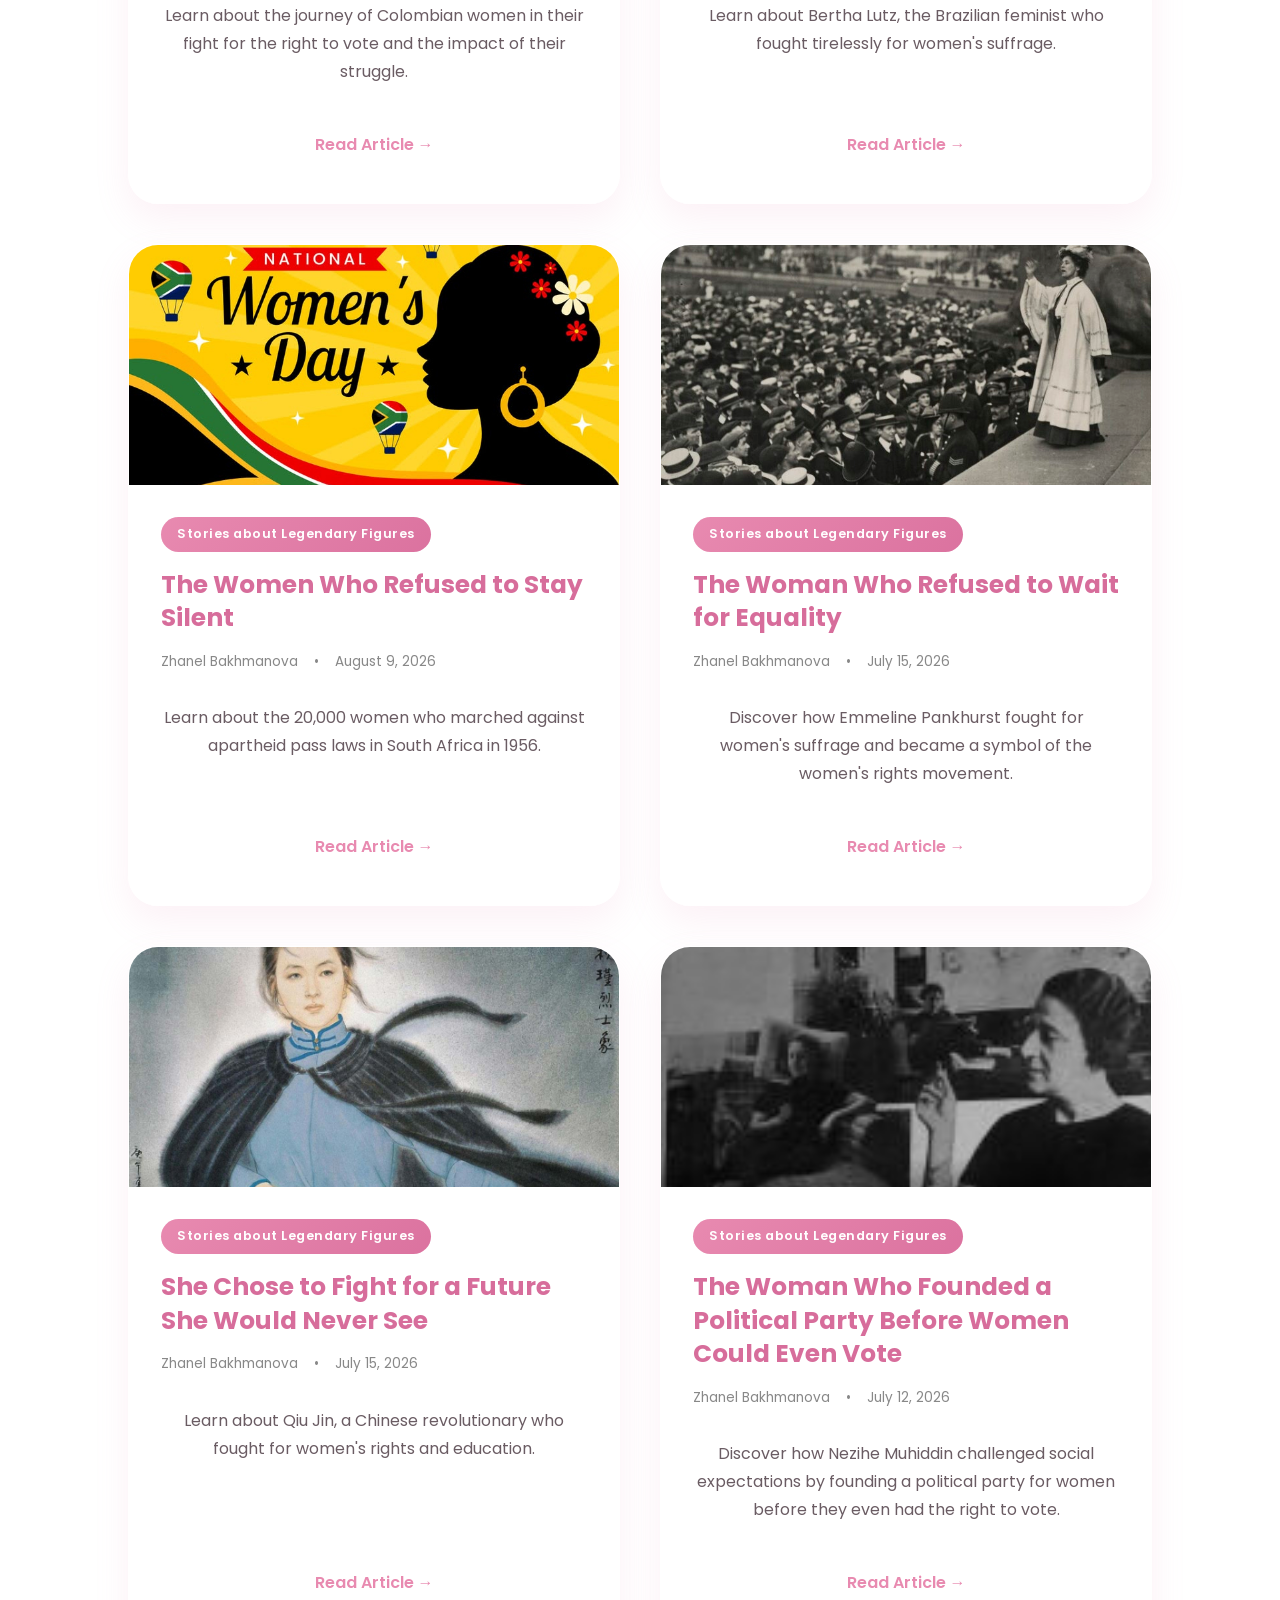
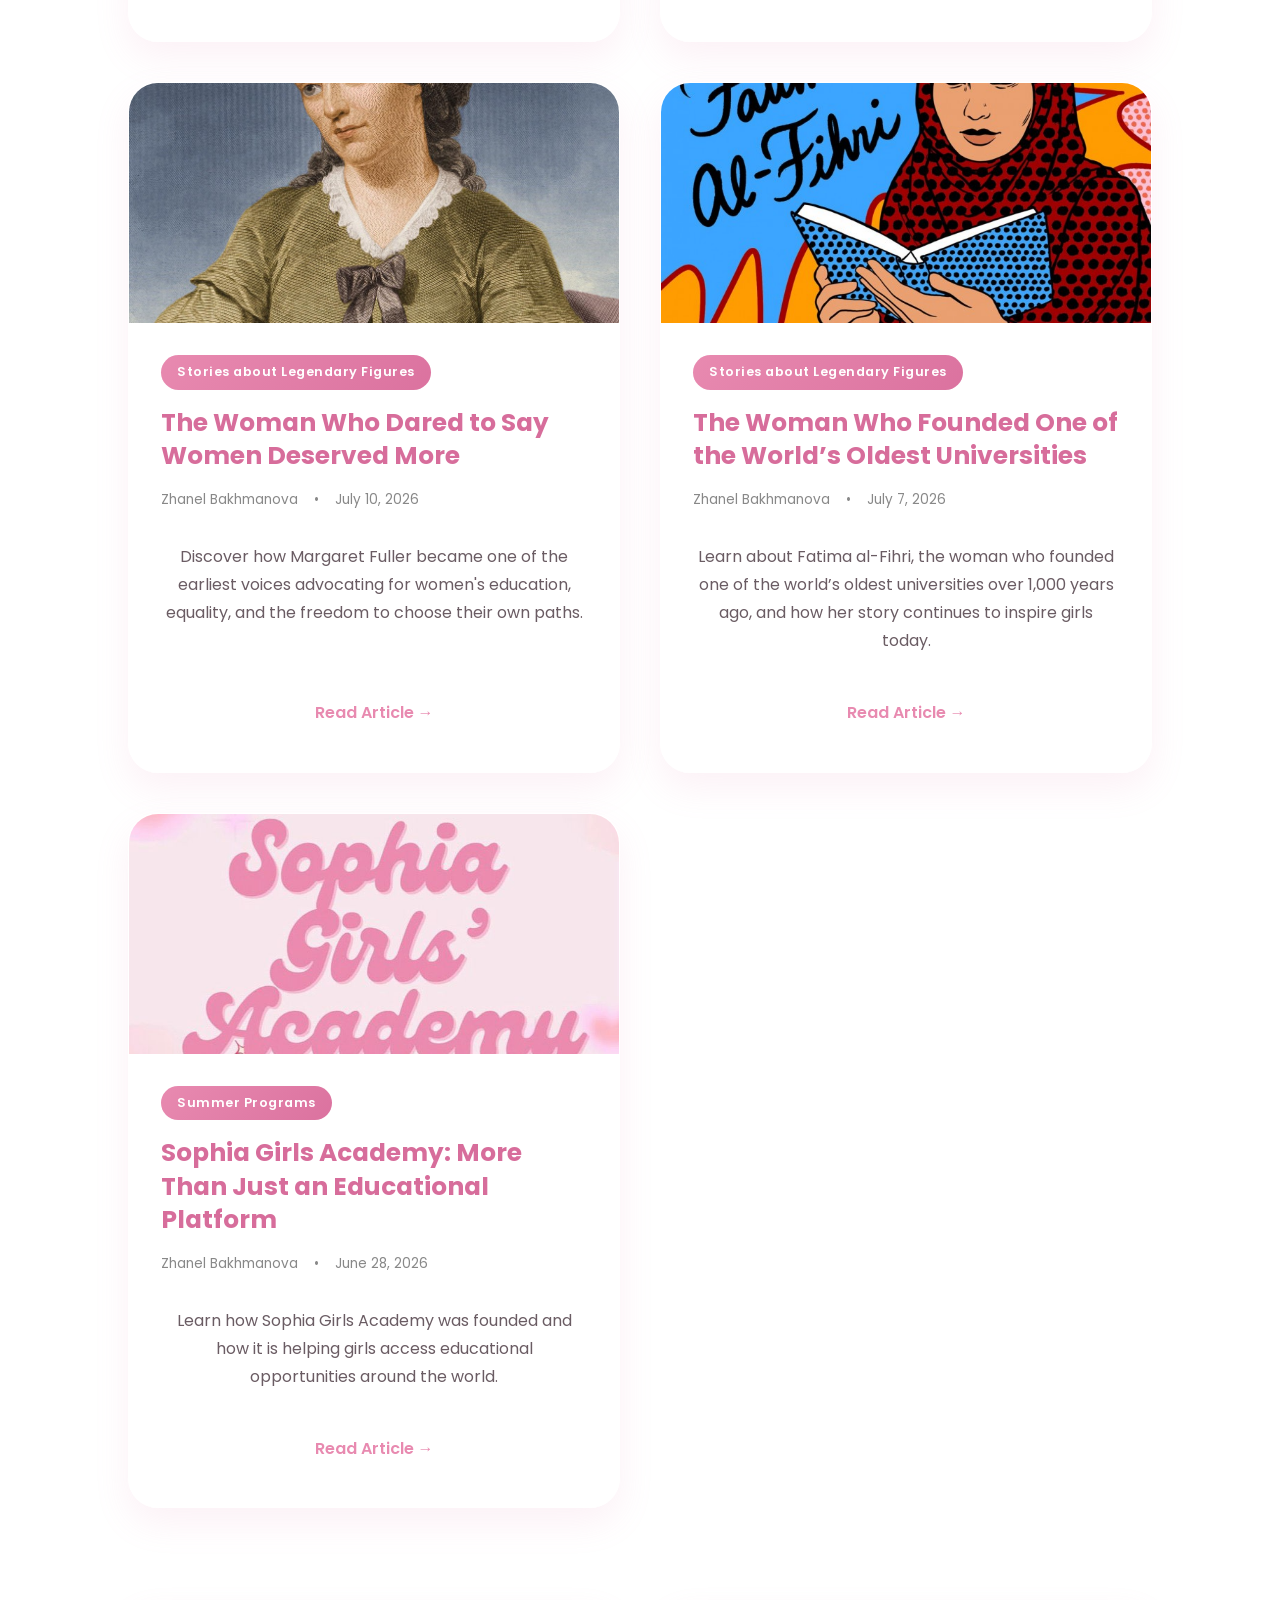
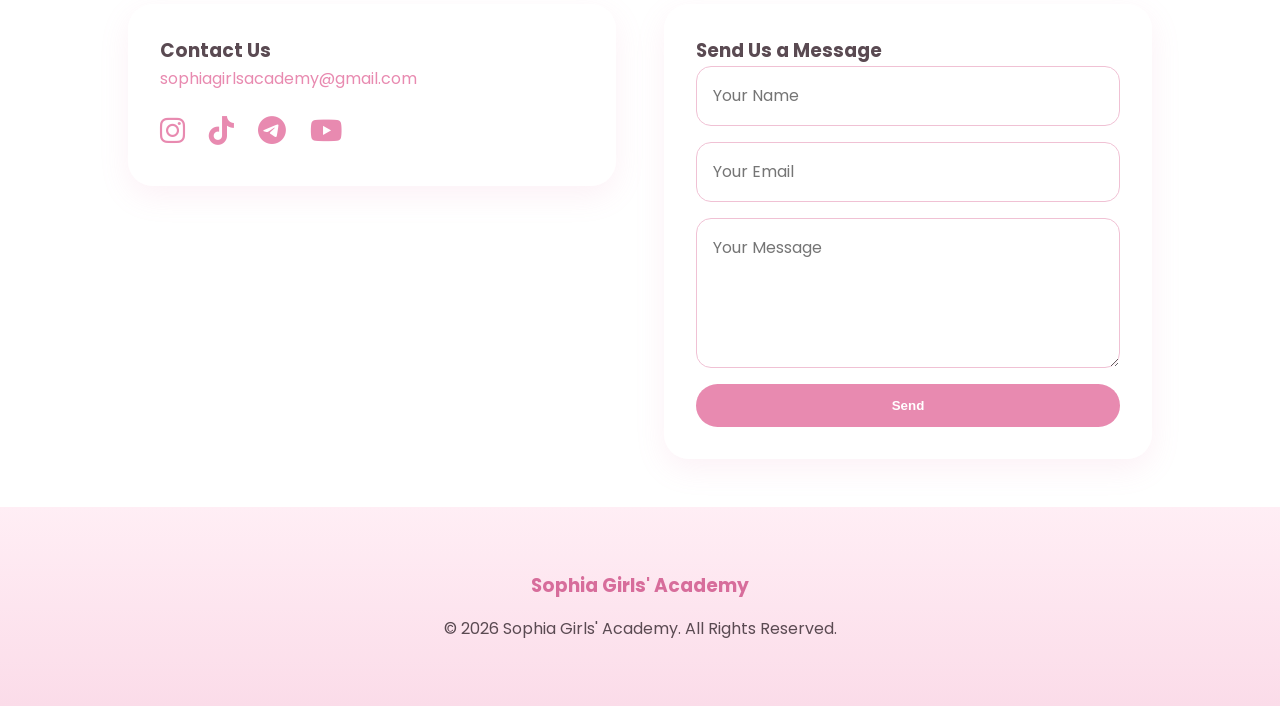
<file: pages/articles.html>
<!doctype html>
<html lang="en">

<head>
    <meta charset="UTF-8" />
    <meta name="viewport" content="width=device-width, initial-scale=1.0" />
    <title>Articles - Sophia Girls' Academy</title>
    <link rel="stylesheet" href="../css/style.css" />
    <link rel="stylesheet" href="../css/pages.css" />

    <link rel="stylesheet" href="https://cdnjs.cloudflare.com/ajax/libs/font-awesome/6.5.1/css/all.min.css" />
    <link href="https://fonts.googleapis.com/css2?family=Pacifico&family=Poppins:wght@300;400;600;700&display=swap"
        rel="stylesheet" />
    <link rel="icon" href="../images/sophia-logo.png" />
</head>

<body>
    <header>
        <nav class="navbar">

            <a href="../index.html" class="logo">
                <img src="../images/sophia-logo.png" alt="Sophia Girls' Academy Logo">
                <span>Sophia Girls' Academy</span>
            </a>

            <button class="menu-toggle" aria-label="Toggle navigation">

                <span></span>
                <span></span>
                <span></span>

            </button>

            <ul class="nav-links">

                <li><a href="../index.html">Home</a></li>
                <li><a href="../pages/about.html">About Us</a></li>
                <li><a href="../pages/programs.html">Summer Program</a></li>
                <li><a href="../pages/articles.html">Articles</a></li>
                <li><a href="../pages/resources.html">Resources</a></li>
                <li><a href="../pages/register.html">Apply</a></li>

            </ul>

        </nav>
    </header>

    <section class="articles-page">
        <h1>Articles</h1>

        <p>
            Discover educational resources, student stories, and university
            preparation tips written by our Journalism Department.
        </p>

        <div class="search-container">
            <i class="fas fa-search"></i>
            <input type="text" id="search" placeholder="Search articles...">
        </div>

        </div>

        <div class="filter-buttons">
            <button class="filter-btn active" data-category="All">All</button>

            <button class="filter-btn" data-category="Essay Writing">
                Essay Writing
            </button>

            <button class="filter-btn" data-category="Summer Programs">
                Summer Programs
            </button>

            <button class="filter-btn" data-category="College Prep">
                College Prep
            </button>

            <button class="filter-btn" data-category="Stories about Legendary Figures">
                Stories about Legendary Figures
            </button>
        </div>

        <div id="articles-grid" class="articles-grid"></div>
    </section>

    <section id="contact" class="contact">
        <div class="info-card">
            <h3>Contact Us</h3>
            <div class="contact-info">
                <a href="mailto:sophiagirlsacademy@gmail.com" class="email-link">
                    <p id="mail">sophiagirlsacademy@gmail.com</p>
                </a>
                <div class="social-media">
                    <a href="https://www.instagram.com/sophiagirlsacademy/" target="_blank">
                        <p><i class="fab fa-instagram"></i></p>
                    </a>
                    <a href="https://www.tiktok.com/@sophia_girls_academy" target="_blank">
                        <p><i class="fab fa-tiktok"></i></p>
                    </a>
                    <a href="https://t.me/sophiagirlsacademy" target="_blank">
                        <p><i class="fab fa-telegram"></i></p>
                    </a>
                    <a href="http://www.youtube.com/@SophiaGirlsAcademy" target="_blank">
                        <p><i class="fab fa-youtube"></i></p>
                    </a>

                </div>
            </div>
        </div>
        <div class="contact-form">
            <h3>Send Us a Message</h3>
            <form action="https://formspree.io/f/mnjkgqbo" method="POST">
                <input type="text" name="name" placeholder="Your Name" required />
                <input type="email" name="_replyto" placeholder="Your Email" required />
                <textarea name="message" placeholder="Your Message" required></textarea>
                <button type="submit" class="btn primary-btn">Send</button>
            </form>
        </div>
    </section>

    <footer>
        <h3>Sophia Girls' Academy</h3>
        <p>© 2026 Sophia Girls' Academy. All Rights Reserved.</p>
    </footer>

    <script src="../js/script.js"></script>
    <script src="../js/article.js"></script>
</body>

</html>
</file>
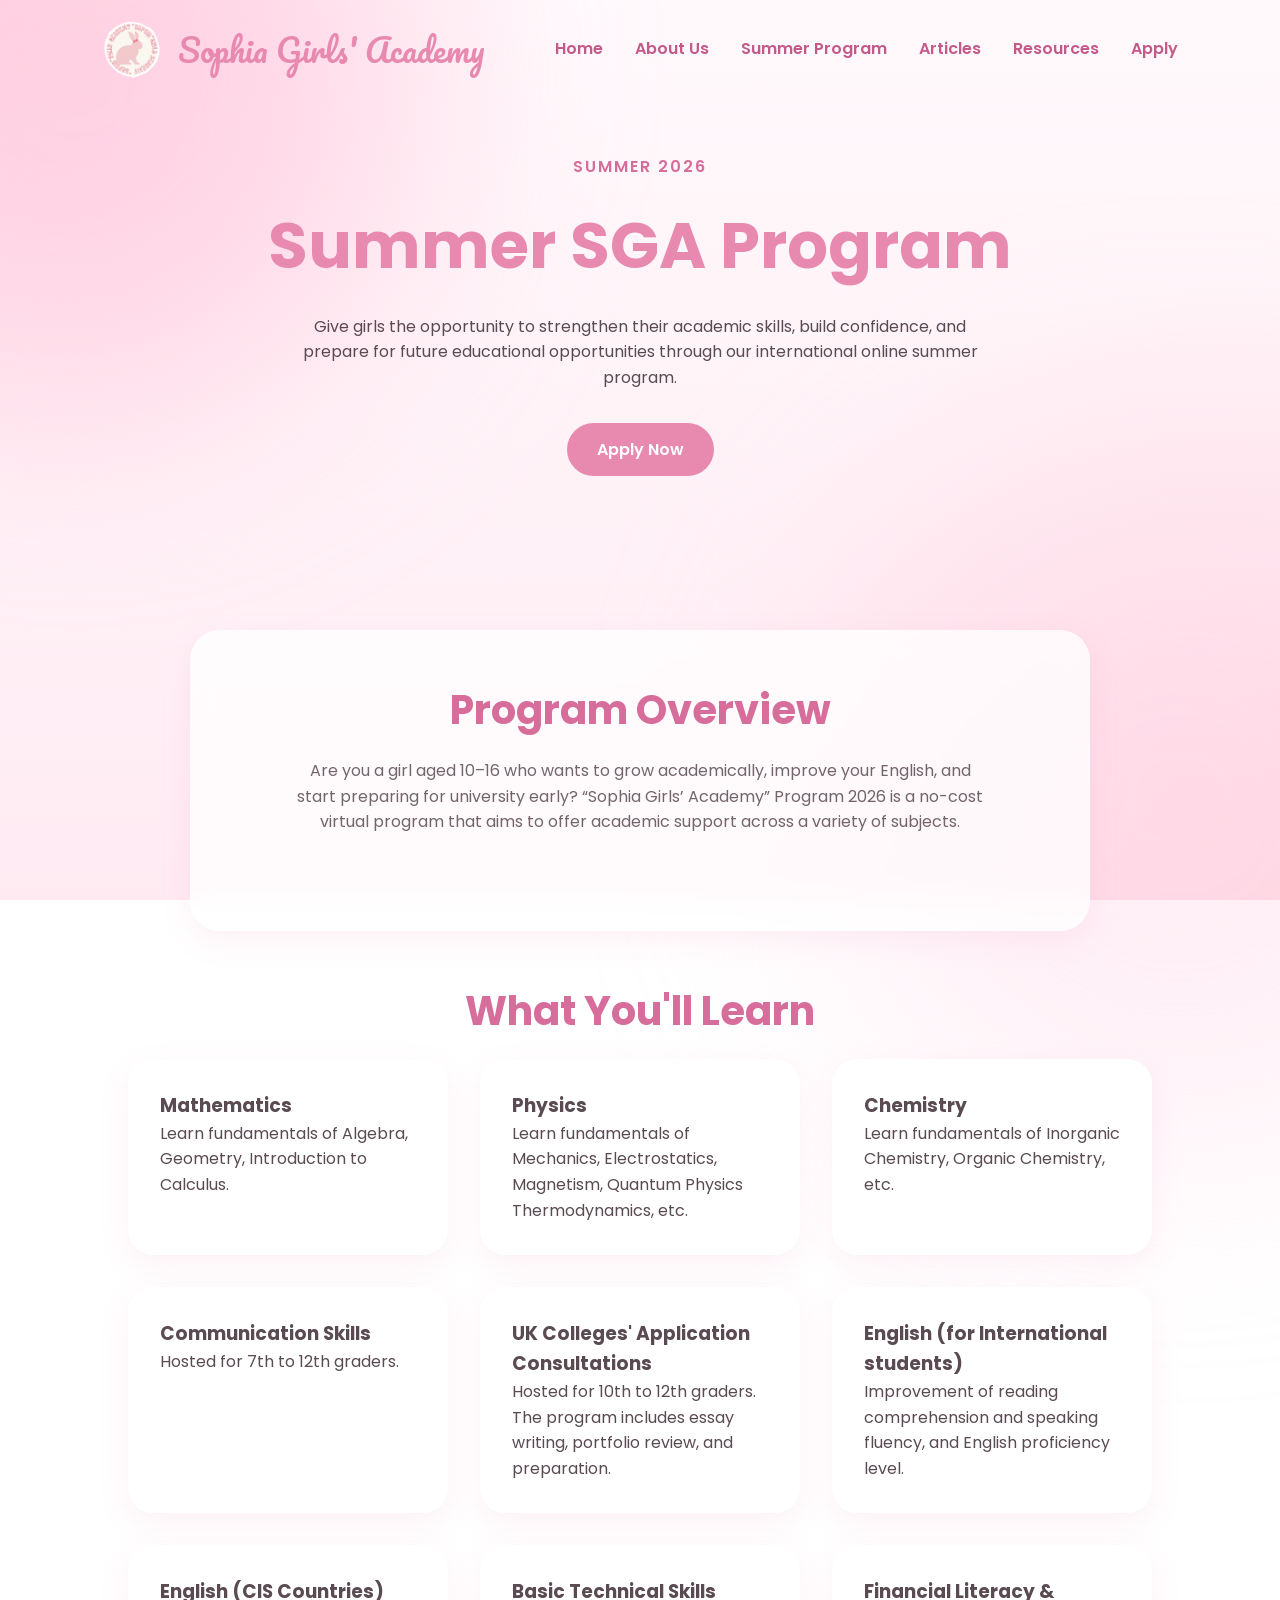
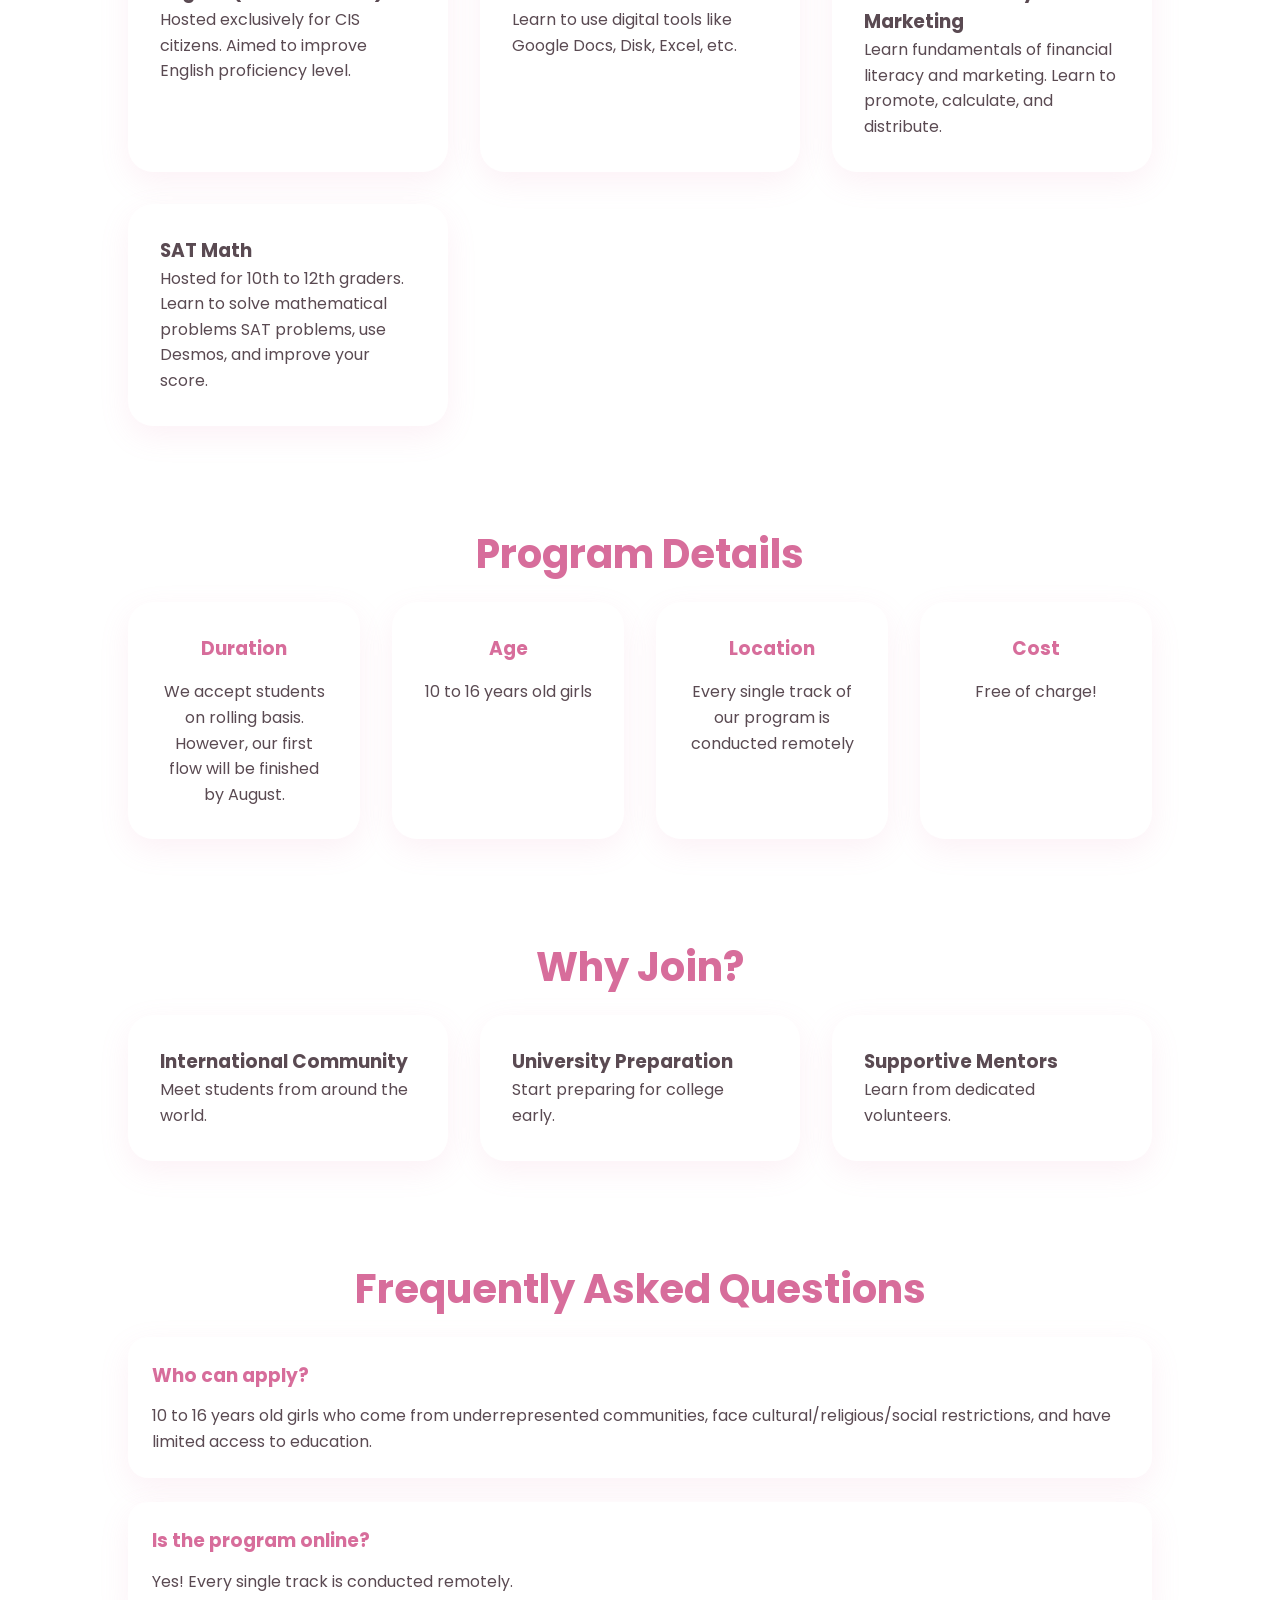
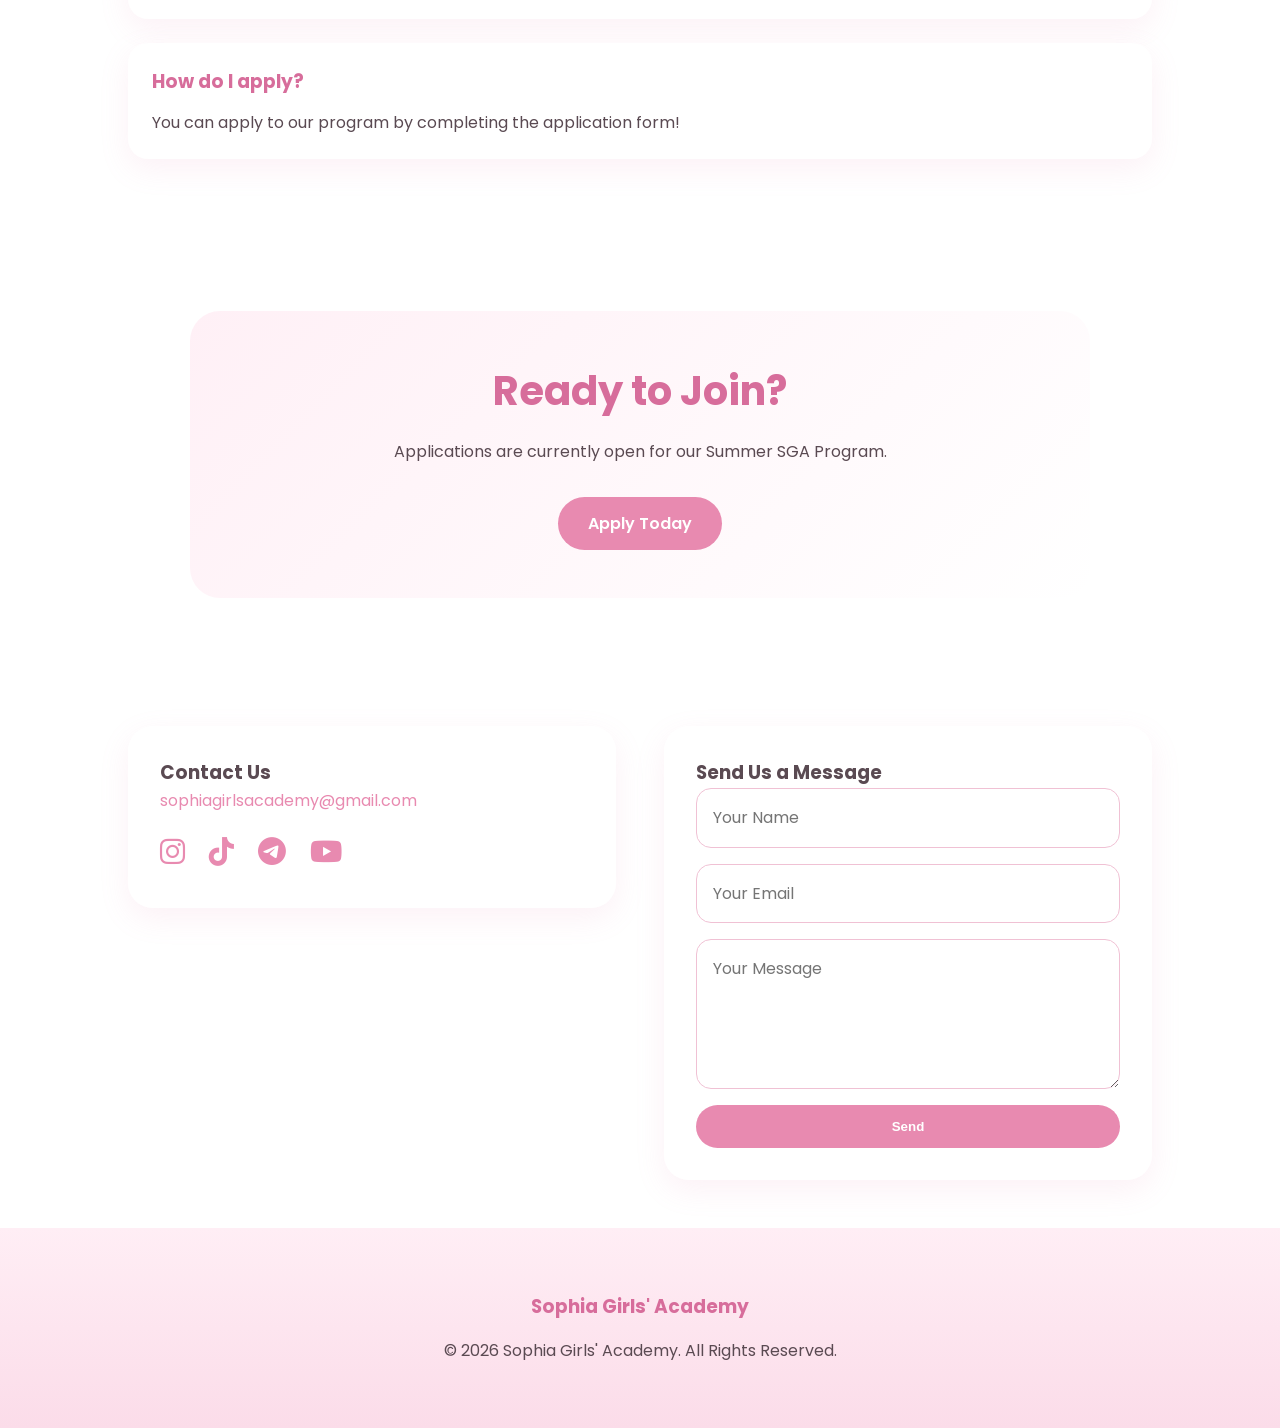
<file: pages/programs.html>
<!DOCTYPE html>
<html lang="en">

<head>
    <meta charset="UTF-8">
    <meta name="viewport" content="width=device-width, initial-scale=1.0">
    <title>Programs - Sophia Girls' Academy</title>
    <link rel="stylesheet" href="../css/style.css">
    <link rel="stylesheet" href="../css/pages.css">
    <link rel="stylesheet" href="https://cdnjs.cloudflare.com/ajax/libs/font-awesome/6.5.1/css/all.min.css" />
    <link href="https://fonts.googleapis.com/css2?family=Pacifico&family=Poppins:wght@300;400;600;700&display=swap"
        rel="stylesheet">
    <link rel="icon" href="../images/sophia-logo.png">
</head>

<body>
    <header>
        <nav class="navbar">

            <a href="../index.html" class="logo">
                <img src="../images/sophia-logo.png" alt="Sophia Girls' Academy Logo">
                <span>Sophia Girls' Academy</span>
            </a>

            <button class="menu-toggle" aria-label="Toggle navigation">

                <span></span>
                <span></span>
                <span></span>

            </button>

            <ul class="nav-links">

                <li><a href="../index.html">Home</a></li>
                <li><a href="../pages/about.html">About Us</a></li>
                <li><a href="../pages/programs.html">Summer Program</a></li>
                <li><a href="../pages/articles.html">Articles</a></li>
                <li><a href="../pages/resources.html">Resources</a></li>
                <li><a href="../pages/register.html">Apply</a></li>

            </ul>

        </nav>
    </header>

    <main>
        <section class="program-hero">

            <div class="hero-content">

                <p class="hero-tag">
                    Summer 2026
                </p>

                <h1>Summer SGA Program</h1>

                <p class="hero-description">

                    Give girls the opportunity to strengthen
                    their academic skills, build confidence,
                    and prepare for future educational opportunities
                    through our international online summer program.

                </p>

                <a href="register.html" class="btn primary-btn">
                    Apply Now
                </a>

            </div>

        </section>

        <section class="program-overview default-card">

            <h2>Program Overview</h2>

            <p>

                Are you a girl aged 10–16 who wants to grow academically, improve your English, and start preparing for
                university early? “Sophia Girls’ Academy” Program 2026 is a no-cost virtual program that aims to offer
                academic support across a variety of subjects.

            </p>

        </section>

        <section class="curriculum">

            <h2>What You'll Learn</h2>

            <div class="curriculum-grid">

                <div class="card">
                    <h3>Mathematics</h3>
                    <p>Learn fundamentals of Algebra, Geometry, Introduction to Calculus.</p>
                </div>

                <div class="card">
                    <h3>Physics</h3>
                    <p>Learn fundamentals of Mechanics, Electrostatics, Magnetism, Quantum Physics Thermodynamics, etc.
                    </p>
                </div>

                <div class="card">
                    <h3>Chemistry</h3>
                    <p>Learn fundamentals of Inorganic Chemistry, Organic Chemistry, etc.</p>
                </div>

                <div class="card">
                    <h3>Communication Skills </h3>
                    <p>Hosted for 7th to 12th graders.</p>
                </div>

                <div class="card">
                    <h3>UK Colleges' Application Consultations</h3>
                    <p>Hosted for 10th to 12th graders. The program includes essay writing, portfolio review, and
                        preparation.</p>
                </div>

                <div class="card">
                    <h3>English (for International students)</h3>
                    <p>Improvement of reading comprehension and speaking fluency, and English proficiency level.</p>
                </div>

                <div class="card">
                    <h3>English (CIS Countries)</h3>
                    <p>Hosted exclusively for CIS citizens. Aimed to improve English proficiency level.</p>
                </div>

                <div class="card">
                    <h3>Basic Technical Skills</h3>
                    <p>Learn to use digital tools like Google Docs, Disk, Excel, etc.</p>
                </div>

                <div class="card">
                    <h3>Financial Literacy & Marketing</h3>
                    <p>Learn fundamentals of financial literacy and marketing. Learn to promote, calculate, and
                        distribute.</p>
                </div>

                <div class="card">
                    <h3>SAT Math</h3>
                    <p>Hosted for 10th to 12th graders. Learn to solve mathematical problems SAT problems, use Desmos,
                        and improve your score.</p>
                </div>
            </div>

        </section>

        <section class="details">

            <h2>Program Details</h2>

            <div class="details-grid">

                <div class="detail-card">
                    <h3>Duration</h3>
                    <p>We accept students on rolling basis. However, our first flow will be finished by August.</p>
                </div>

                <div class="detail-card">
                    <h3>Age</h3>
                    <p>10 to 16 years old girls</p>
                </div>

                <div class="detail-card">
                    <h3>Location</h3>
                    <p>Every single track of our program is conducted remotely</p>
                </div>

                <div class="detail-card">
                    <h3>Cost</h3>
                    <p>Free of charge!</p>
                </div>

            </div>

        </section>

        <section class="benefits">

            <h2>Why Join?</h2>

            <div class="benefit-grid">

                <div class="benefit-card">
                    <h3>International Community</h3>
                    <p>Meet students from around the world.</p>
                </div>

                <div class="benefit-card">
                    <h3>University Preparation</h3>
                    <p>Start preparing for college early.</p>
                </div>

                <div class="benefit-card">
                    <h3>Supportive Mentors</h3>
                    <p>Learn from dedicated volunteers.</p>
                </div>

            </div>

        </section>

        <section class="faq">

            <h2>Frequently Asked Questions</h2>

            <div class="faq-item">
                <h3>Who can apply?</h3>
                <p>10 to 16 years old girls who come from underrepresented communities, face cultural/religious/social
                    restrictions, and have limited access to education. </p>
            </div>

            <div class="faq-item">
                <h3>Is the program online?</h3>
                <p>Yes! Every single track is conducted remotely.</p>
            </div>

            <div class="faq-item">
                <h3>How do I apply?</h3>
                <p>You can apply to our program by completing the application form!</p>
            </div>

        </section>

        <section class="program-cta">

            <h2>Ready to Join?</h2>

            <p>

                Applications are currently open for our
                Summer SGA Program.

            </p>

            <a href="register.html" class="btn primary-btn">

                Apply Today

            </a>

        </section>

    </main>

    <section id="contact" class="contact">
        <div class="info-card">
            <h3>Contact Us</h3>
            <div class="contact-info">
                <a href="mailto:sophiagirlsacademy@gmail.com" class="email-link">
                    <p id="mail">sophiagirlsacademy@gmail.com</p>
                </a>
                <div class="social-media">
                    <a href="https://www.instagram.com/sophiagirlsacademy/" target="_blank">
                        <p><i class="fab fa-instagram"></i></p>
                    </a>
                    <a href="https://www.tiktok.com/@sophia_girls_academy" target="_blank">
                        <p><i class="fab fa-tiktok"></i></p>
                    </a>
                    <a href="https://t.me/sophiagirlsacademy" target="_blank">
                        <p><i class="fab fa-telegram"></i></p>
                    </a>
                    <a href="http://www.youtube.com/@SophiaGirlsAcademy" target="_blank">
                        <p><i class="fab fa-youtube"></i></p>
                    </a>
                </div>
            </div>
        </div>
        <div class="contact-form">
            <h3>Send Us a Message</h3>
            <form action="https://formspree.io/f/mnjkgqbo" method="POST">
                <input type="text" name="name" placeholder="Your Name" required />
                <input type="email" name="_replyto" placeholder="Your Email" required />
                <textarea name="message" placeholder="Your Message" required></textarea>
                <button type="submit" class="btn primary-btn">Send</button>
            </form>
        </div>
    </section>

    <footer>
        <h3>Sophia Girls' Academy</h3>
        <p>
            © 2026 Sophia Girls' Academy. All Rights Reserved.
        </p>
    </footer>

    <script src="../js/script.js"></script>
</body>


</html>
</file>
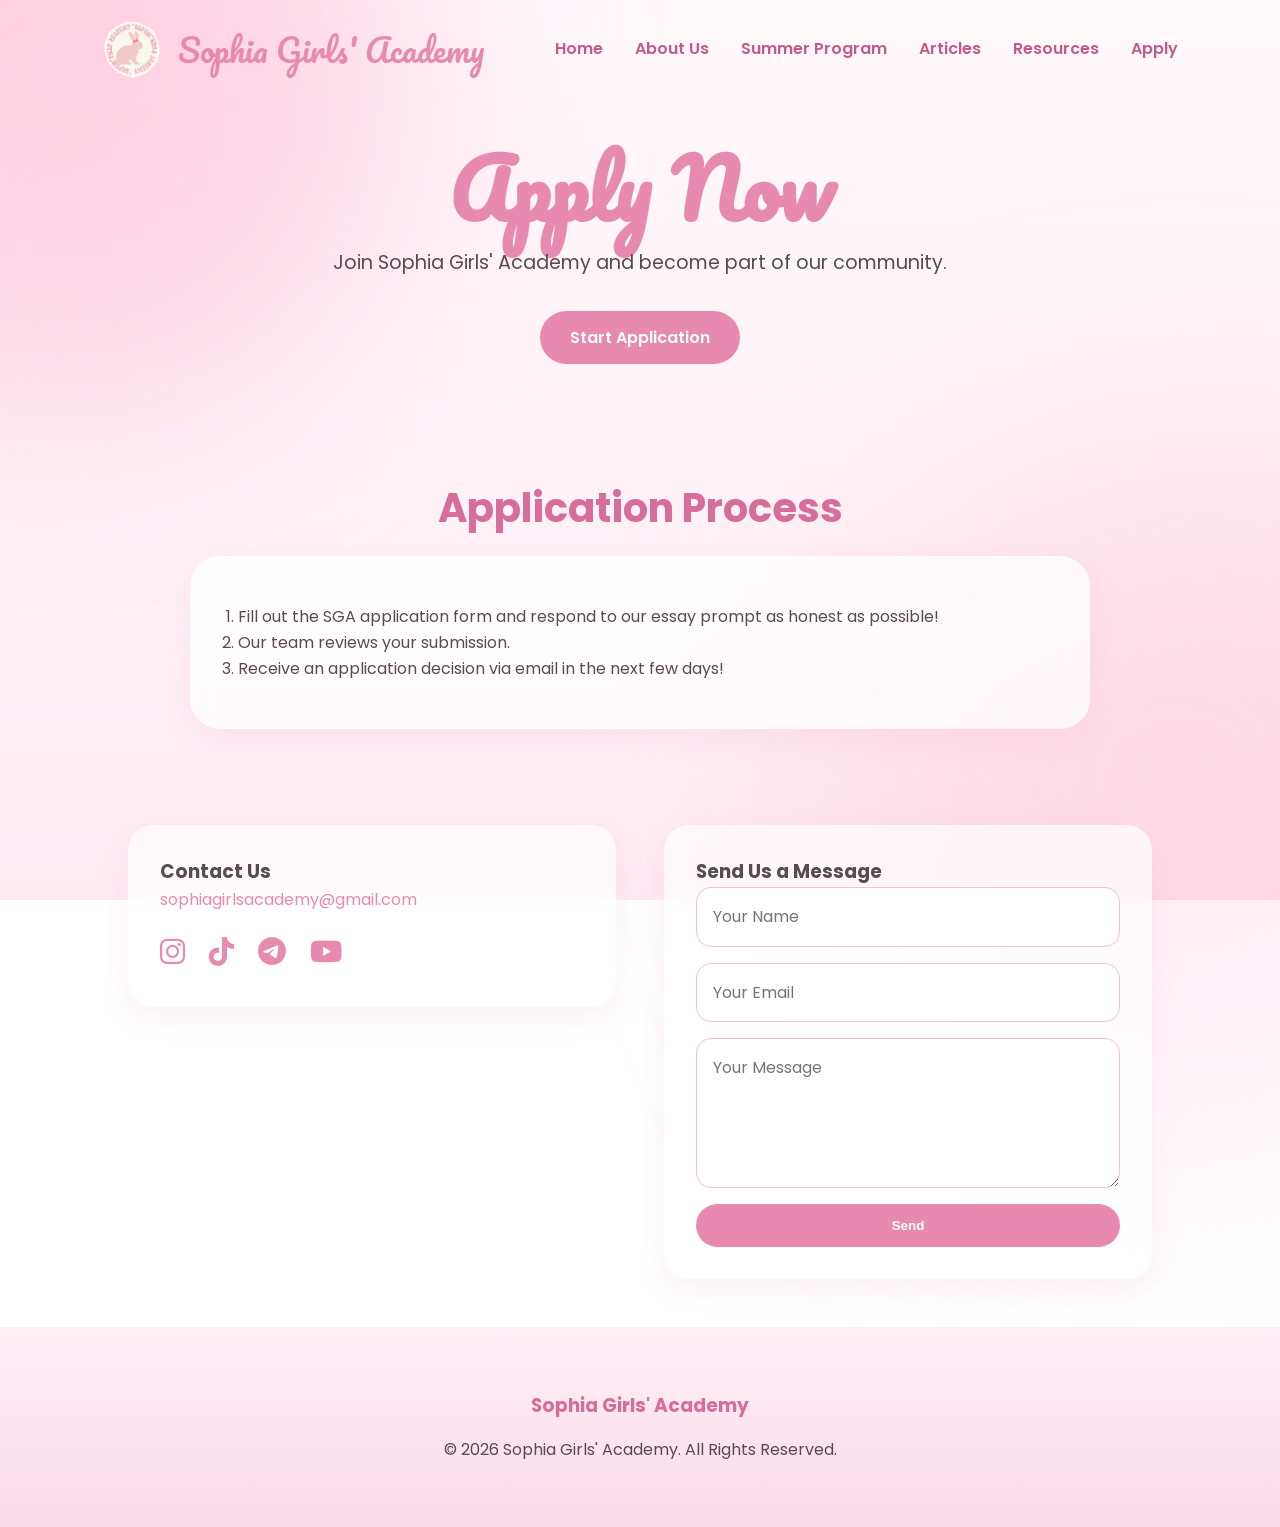
<file: pages/register.html>
<!DOCTYPE html>
<html lang="en">

<head>
    <meta charset="UTF-8">
    <meta name="viewport" content="width=device-width, initial-scale=1.0">
    <title>Apply - Sophia Girls' Academy</title>


    <link rel="stylesheet" href="../css/style.css">
    <link rel="stylesheet" href="../css/pages.css">


    <link href="https://fonts.googleapis.com/css2?family=Pacifico&family=Poppins:wght@300;400;600;700&display=swap"
        rel="stylesheet">


    <link href="https://cdnjs.cloudflare.com/ajax/libs/font-awesome/6.5.1/css/all.min.css" rel="stylesheet" />

    <link rel="icon" href="../images/sophia-logo.png">
</head>

<body>


    <header>
        <nav class="navbar">

            <a href="../index.html" class="logo">
                <img src="../images/sophia-logo.png" alt="Sophia Girls' Academy Logo">
                <span>Sophia Girls' Academy</span>
            </a>

            <button class="menu-toggle" aria-label="Toggle navigation">

                <span></span>
                <span></span>
                <span></span>

            </button>

            <ul class="nav-links">

                <li><a href="../index.html">Home</a></li>
                <li><a href="../pages/about.html">About Us</a></li>
                <li><a href="../pages/programs.html">Summer Program</a></li>
                <li><a href="../pages/articles.html">Articles</a></li>
                <li><a href="../pages/resources.html">Resources</a></li>
                <li><a href="../pages/register.html">Apply</a></li>

            </ul>

        </nav>
    </header>


    <section class="hero">
        <div class="hero-content">
            <h1>Apply Now</h1>
            <p>Join Sophia Girls' Academy and become part of our community.</p>


            <div class="hero-buttons">
                <a href="https://tally.so/r/7RM0MA" target="_blank" class="btn primary-btn">
                    Start Application
                </a>
            </div>
        </div>
    </section>


    <section class="application-process">
        <h2>Application Process</h2>

        <ol class="list default-card">
            <li>Fill out the SGA application form and respond to our essay prompt as honest as possible!</li>
            <li>Our team reviews your submission.</li>
            <li>Receive an application decision via email in the next few days!</li>
        </ol>
    </section>

    <section id="contact" class="contact">
        <div class="info-card">
            <h3>Contact Us</h3>
            <div class="contact-info">
                <a href="mailto:sophiagirlsacademy@gmail.com" class="email-link">
                    <p id="mail">sophiagirlsacademy@gmail.com</p>
                </a>
                <div class="social-media">
                    <a href="https://www.instagram.com/sophiagirlsacademy/" target="_blank">
                        <p><i class="fab fa-instagram"></i></p>
                    </a>
                    <a href="https://www.tiktok.com/@sophia_girls_academy" target="_blank">
                        <p><i class="fab fa-tiktok"></i></p>
                    </a>
                    <a href="https://t.me/sophiagirlsacademy" target="_blank">
                        <p><i class="fab fa-telegram"></i></p>
                    </a>
                    <a href="http://www.youtube.com/@SophiaGirlsAcademy" target="_blank">
                        <p><i class="fab fa-youtube"></i></p>
                    </a>
                </div>
            </div>
        </div>
        <div class="contact-form">
            <h3>Send Us a Message</h3>
            <form action="https://formspree.io/f/mnjkgqbo" method="POST">
                <input type="text" name="name" placeholder="Your Name" required />
                <input type="email" name="_replyto" placeholder="Your Email" required />
                <textarea name="message" placeholder="Your Message" required></textarea>
                <button type="submit" class="btn primary-btn">Send</button>
            </form>
        </div>
    </section>


    <footer>
        <h3>Sophia Girls' Academy</h3>
        <p>© 2026 Sophia Girls' Academy. All Rights Reserved.</p>
    </footer>

    <script src="../js/script.js"></script>
</body>

</html>
</file>
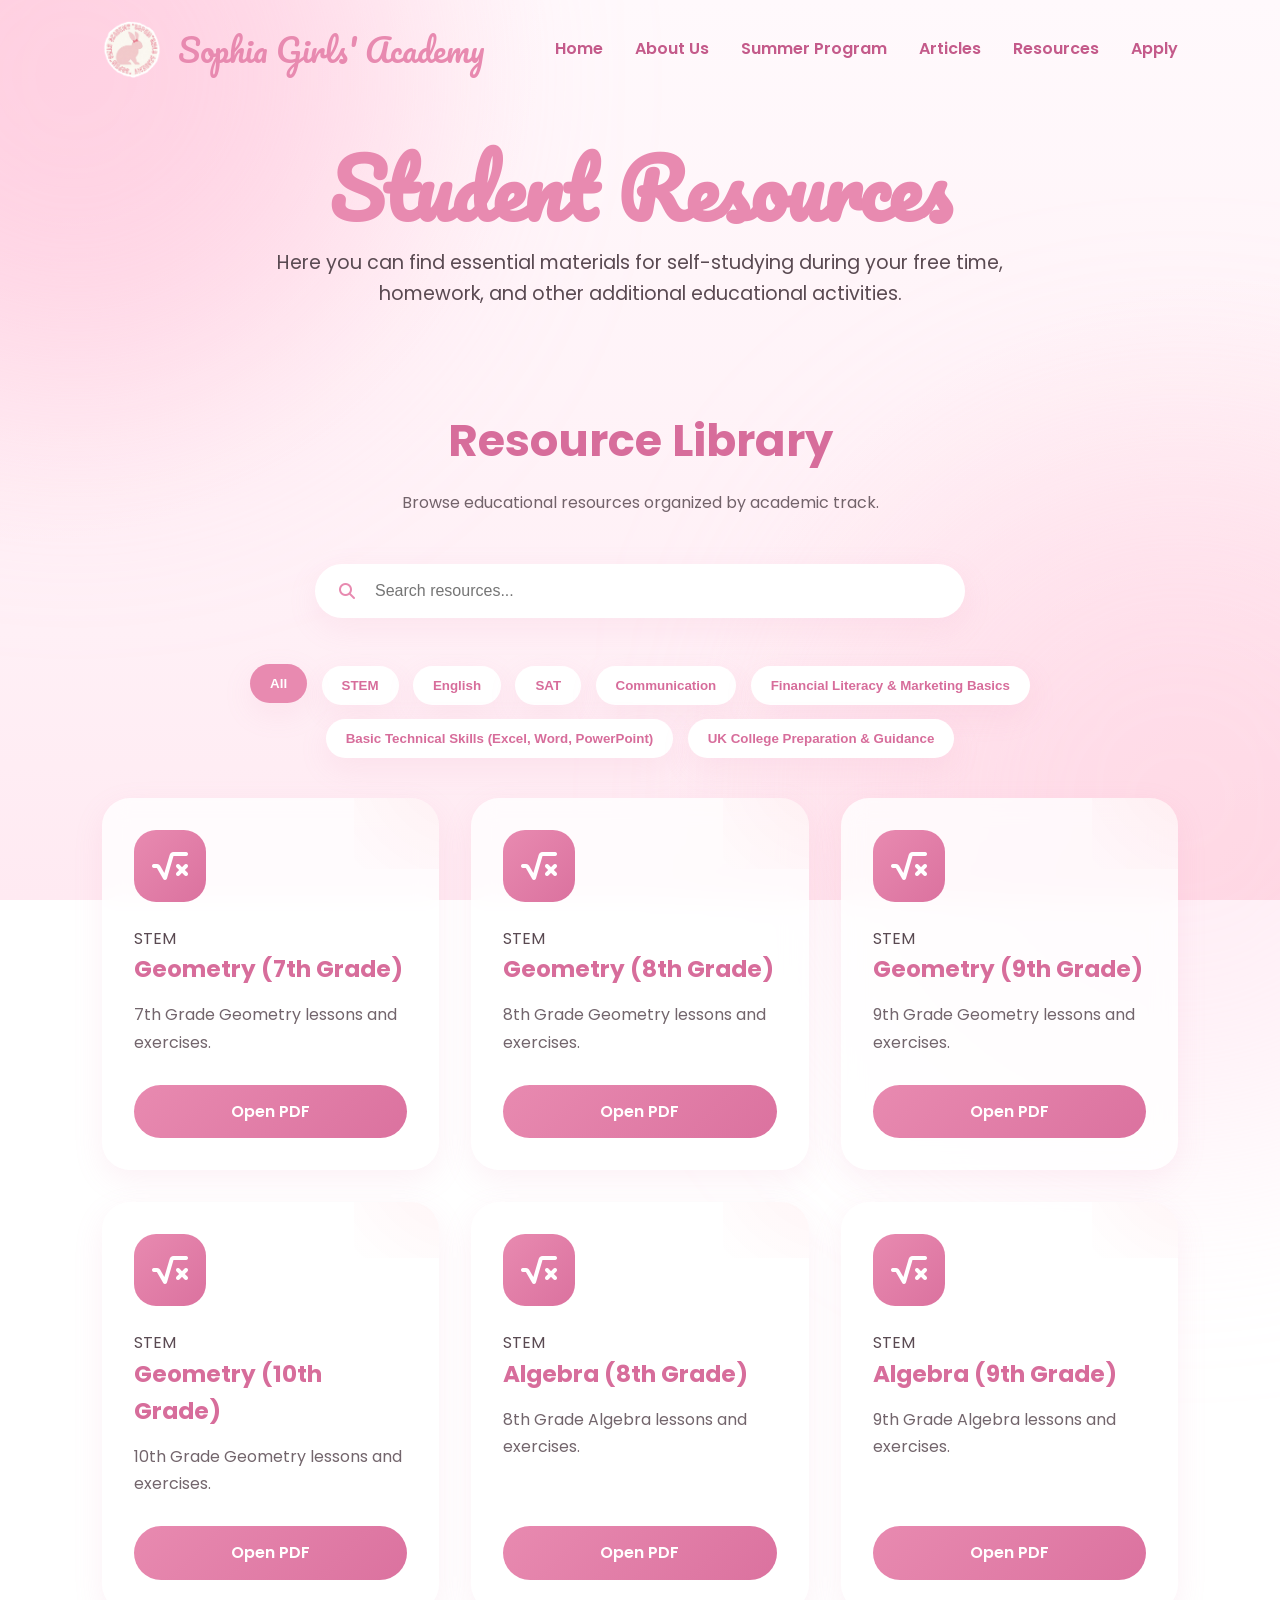
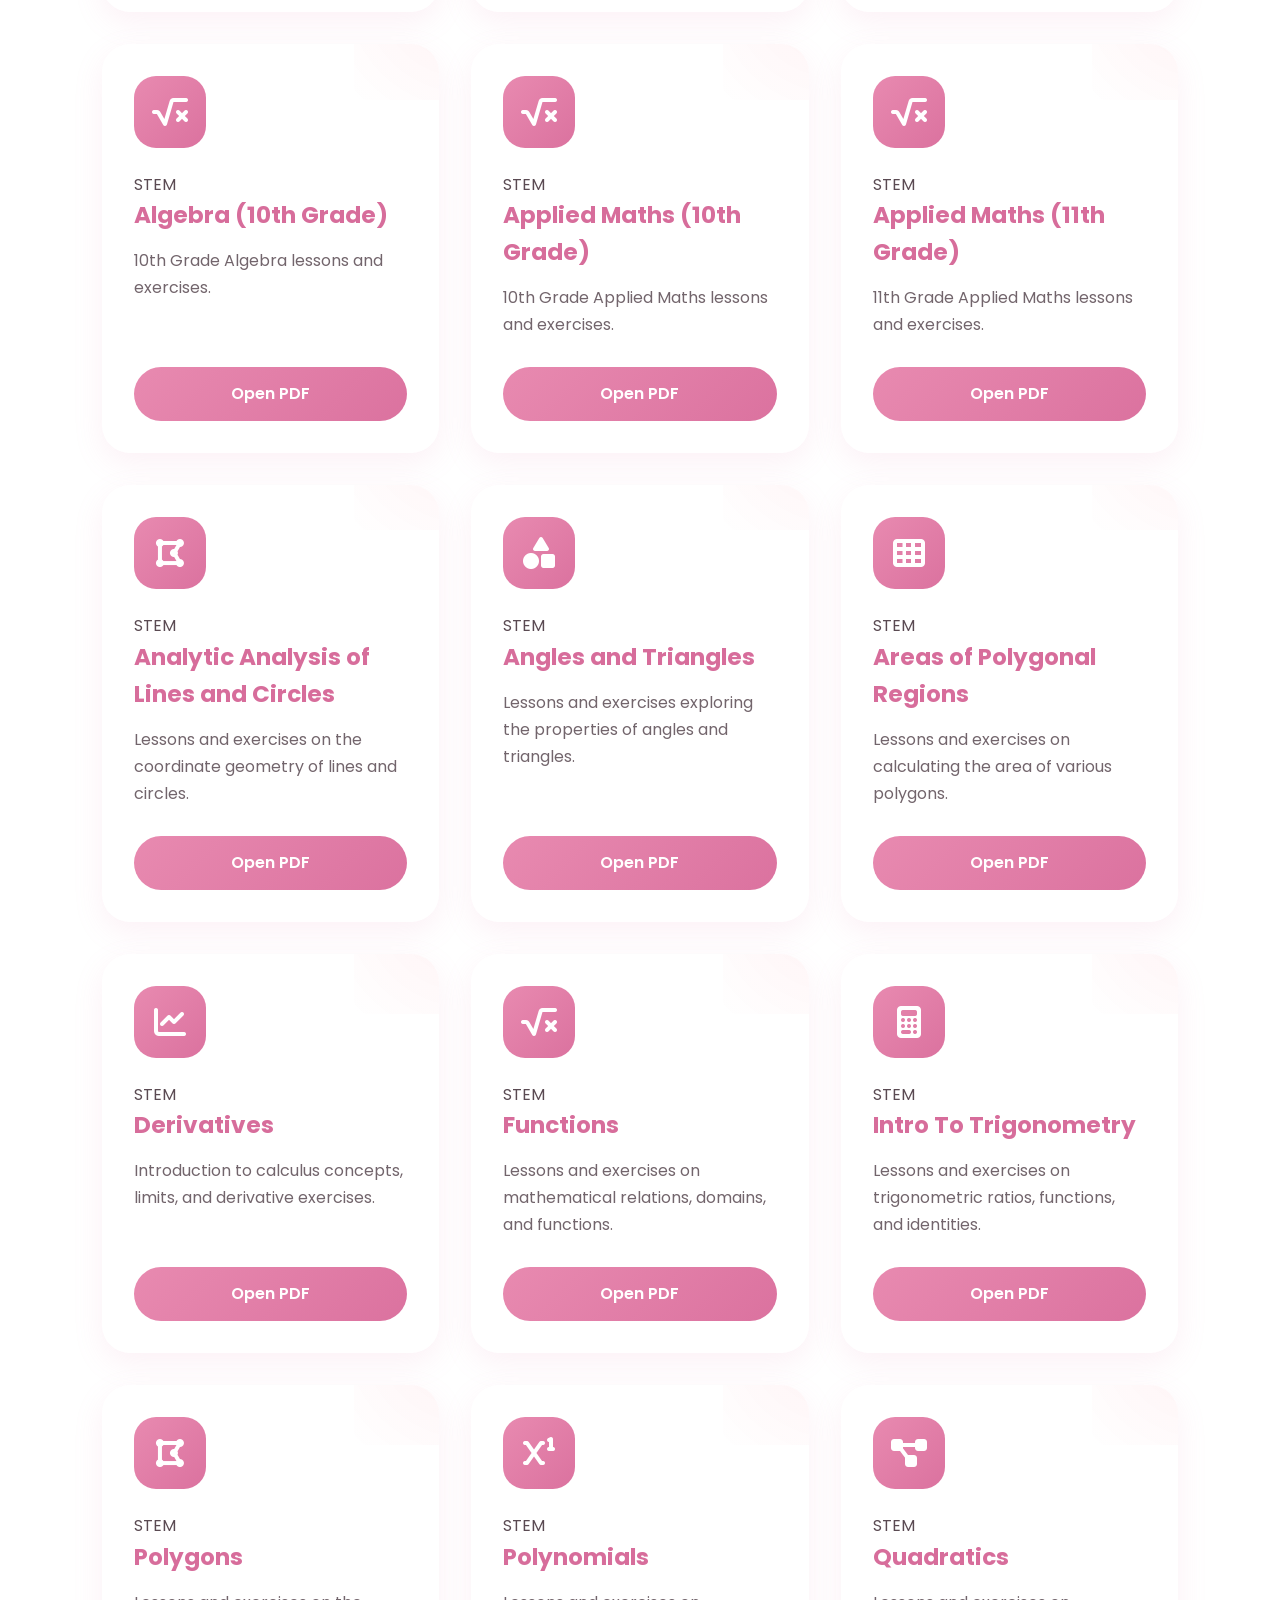
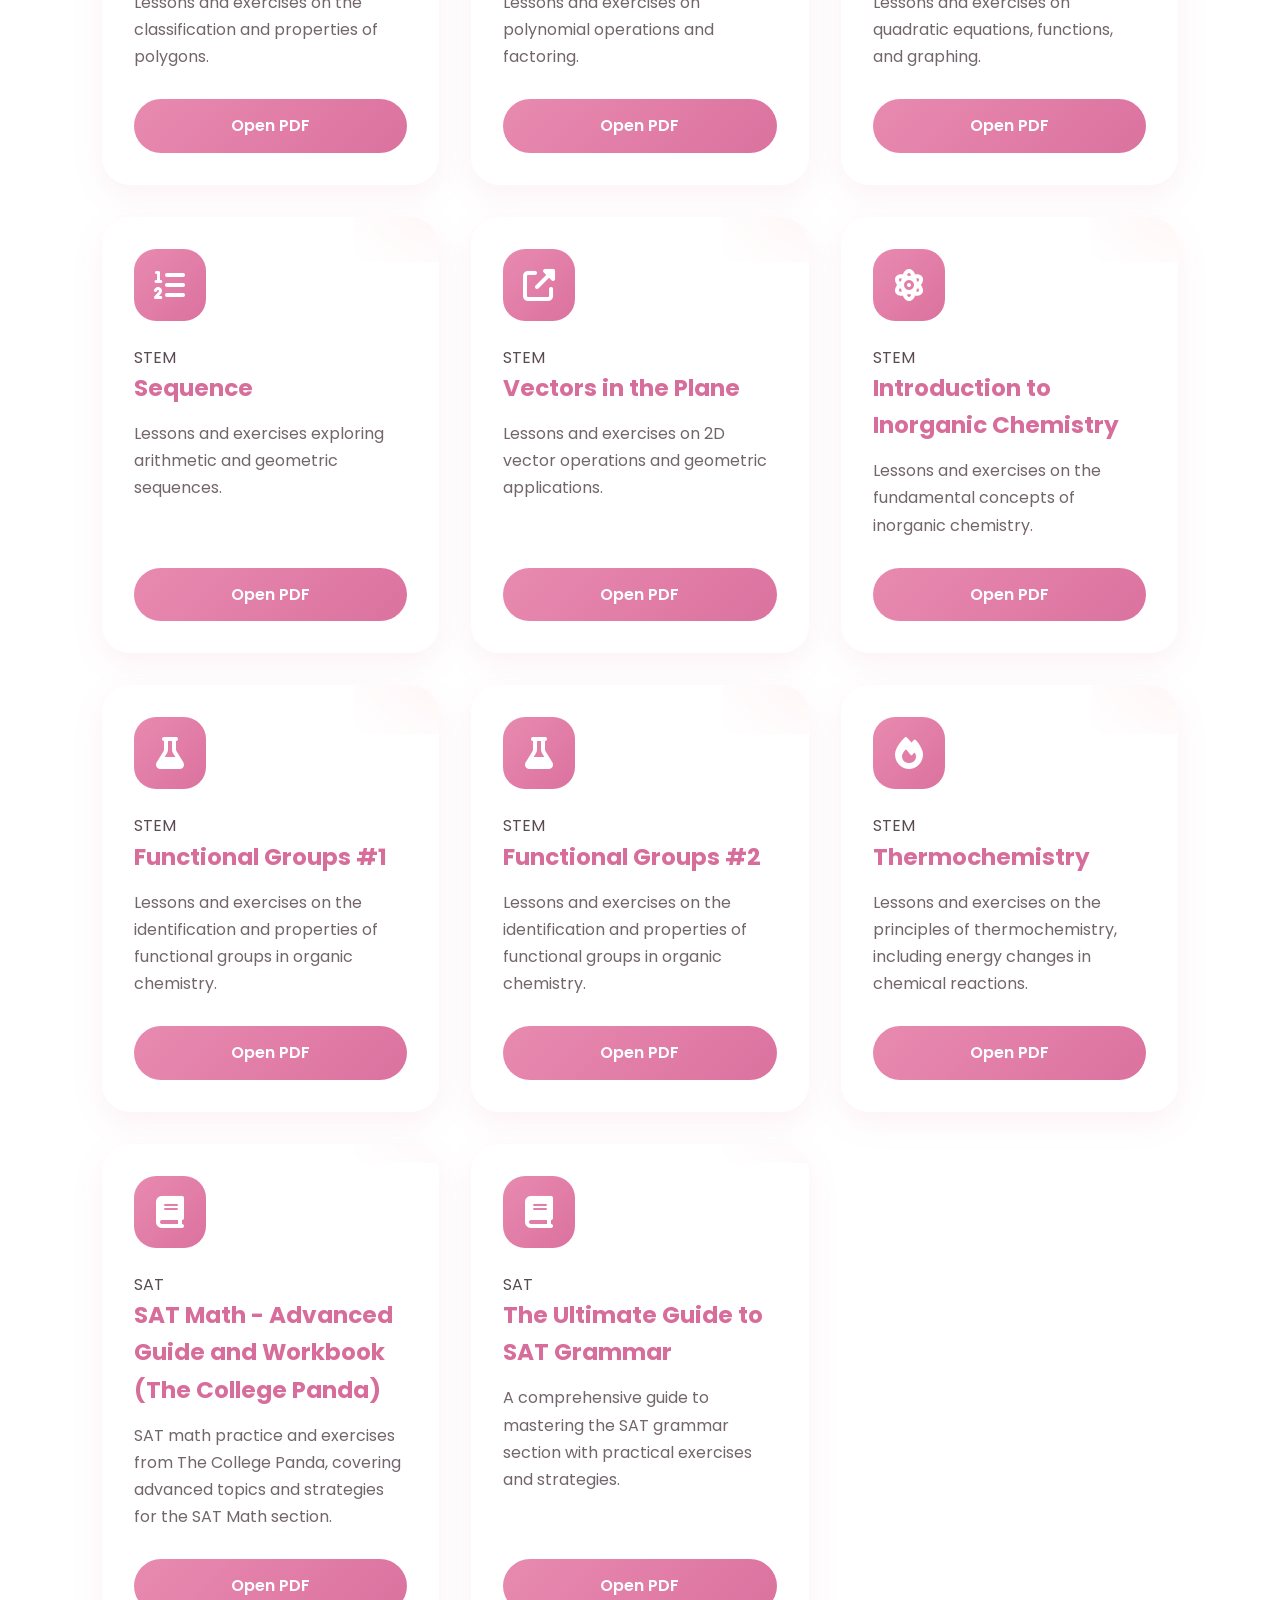
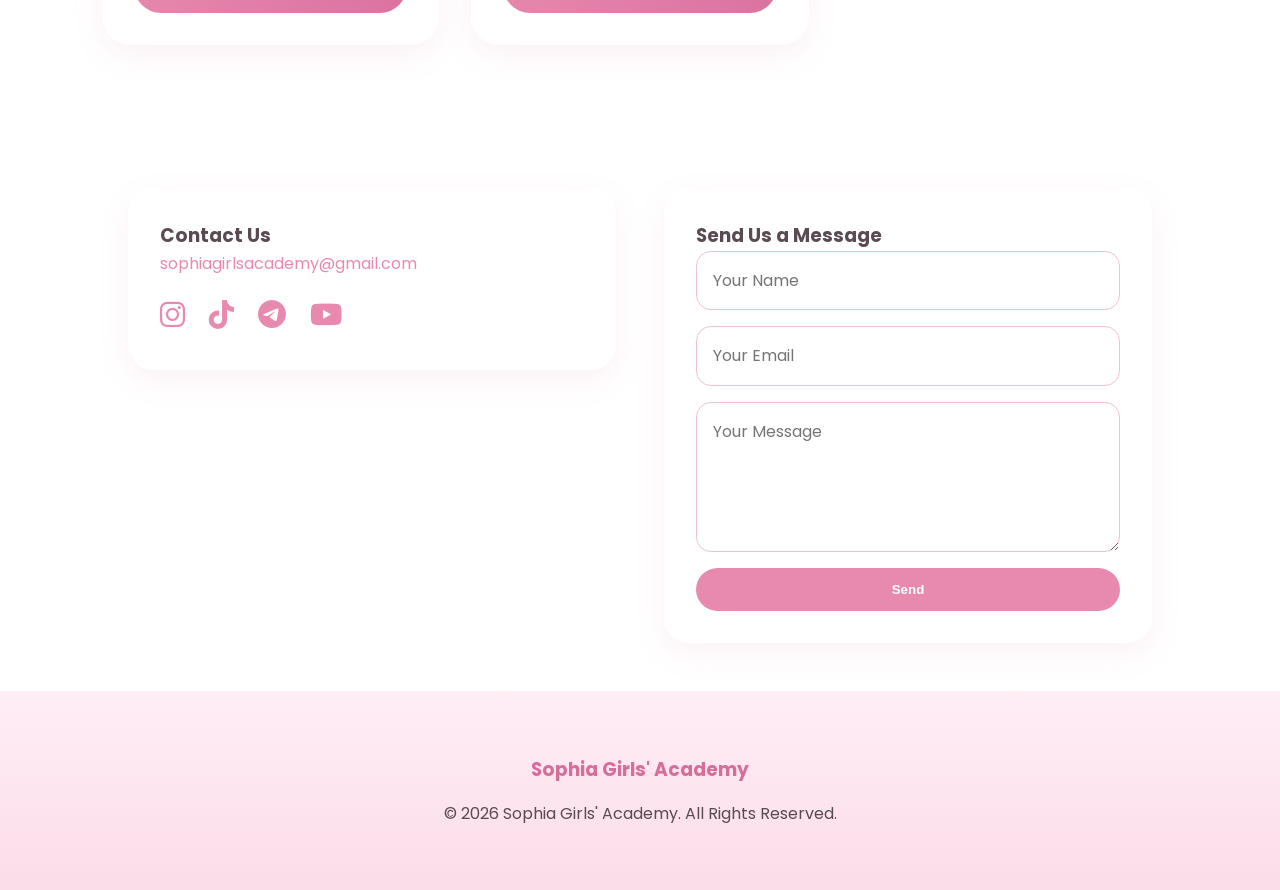
<file: pages/resources.html>
<!DOCTYPE html>
<html lang="en">

<head>
    <meta charset="UTF-8">
    <meta name="viewport" content="width=device-width, initial-scale=1.0">
    <title>Resources - Sophia Girls' Academy</title>


    <link rel="stylesheet" href="../css/style.css">
    <link rel="stylesheet" href="../css/pages.css">


    <link href="https://fonts.googleapis.com/css2?family=Pacifico&family=Poppins:wght@300;400;600;700&display=swap"
        rel="stylesheet">


    <link href="https://cdnjs.cloudflare.com/ajax/libs/font-awesome/6.5.1/css/all.min.css" rel="stylesheet" />

    <link rel="icon" href="../images/sophia-logo.png">
</head>

<body>


    <header>
        <nav class="navbar">

            <a href="../index.html" class="logo">
                <img src="../images/sophia-logo.png" alt="Sophia Girls' Academy Logo">
                <span>Sophia Girls' Academy</span>
            </a>

            <button class="menu-toggle" aria-label="Toggle navigation">

                <span></span>
                <span></span>
                <span></span>

            </button>

            <ul class="nav-links">

                <li><a href="../index.html">Home</a></li>
                <li><a href="../pages/about.html">About Us</a></li>
                <li><a href="../pages/programs.html">Summer Program</a></li>
                <li><a href="../pages/articles.html">Articles</a></li>
                <li><a href="../pages/resources.html">Resources</a></li>
                <li><a href="../pages/register.html">Apply</a></li>

            </ul>

        </nav>
    </header>

    <section class="hero">

        <div class="hero-content">

            <h1>Student Resources</h1>

            <p>
                Here you can find essential materials for self-studying during your free time, homework, and other
                additional educational activities.
            </p>

        </div>

    </section>

    <section class="resources-page">

        <h2>Resource Library</h2>

        <p class="section-description">
            Browse educational resources organized by academic track.
        </p>

        <div class="search-container">
            <i class="fas fa-search"></i>
            <input type="text" id="search" placeholder="Search resources...">
        </div>

        <div class="track-filters">

            <button class="track-btn active" data-track="All">All</button>

            <button class="track-btn" data-track="STEM">
                STEM
            </button>

            <button class="track-btn" data-track="English">
                English
            </button>

            <button class="track-btn" data-track="SAT">
                SAT
            </button>


            <button class="track-btn" data-track="Communication">
                Communication
            </button>

            <button class="track-btn" data-track="Financial Literacy & Marketing Basics">
                Financial Literacy & Marketing Basics
            </button>

            <button class="track-btn" data-track="Basic Technical Skills">
                Basic Technical Skills (Excel, Word, PowerPoint)
            </button>

            <button class="track-btn" data-track="UK College Preparation & Guidance">
                UK College Preparation & Guidance
            </button>
        </div>

        <div class="stem-subfilters" id="stem-subfilters">

            <button class="stem-btn active" data-subcategory="All">
                All STEM
            </button>

            <button class="stem-btn" data-subcategory="Mathematics">
                Mathematics
            </button>

            <button class="stem-btn" data-subcategory="Physics">
                Physics
            </button>

            <button class="stem-btn" data-subcategory="Chemistry">
                Chemistry
            </button>

        </div>

        <div id="resource-container" class="resource-grid">
        </div>

    </section>

    <section id="contact" class="contact">
        <div class="info-card">
            <h3>Contact Us</h3>
            <div class="contact-info">
                <a href="mailto:sophiagirlsacademy@gmail.com" class="email-link">
                    <p id="mail">sophiagirlsacademy@gmail.com</p>
                </a>
                <div class="social-media">
                    <a href="https://www.instagram.com/sophiagirlsacademy/" target="_blank">
                        <p><i class="fab fa-instagram"></i></p>
                    </a>
                    <a href="https://www.tiktok.com/@sophia_girls_academy" target="_blank">
                        <p><i class="fab fa-tiktok"></i></p>
                    </a>
                    <a href="https://t.me/sophiagirlsacademy" target="_blank">
                        <p><i class="fab fa-telegram"></i></p>
                    </a>
                    <a href="http://www.youtube.com/@SophiaGirlsAcademy" target="_blank">
                        <p><i class="fab fa-youtube"></i></p>
                    </a>
                </div>
            </div>
        </div>
        <div class="contact-form">
            <h3>Send Us a Message</h3>
            <form action="https://formspree.io/f/mnjkgqbo" method="POST">
                <input type="text" name="name" placeholder="Your Name" required />
                <input type="email" name="_replyto" placeholder="Your Email" required />
                <textarea name="message" placeholder="Your Message" required></textarea>
                <button type="submit" class="btn primary-btn">Send</button>
            </form>
        </div>
    </section>


    <footer>
        <h3>Sophia Girls' Academy</h3>
        <p>© 2026 Sophia Girls' Academy. All Rights Reserved.</p>
    </footer>

    <script src="../js/script.js"></script>
    <script src="../js/resources.js"></script>
</body>

</html>
</file>
<file: css/style.css>
/*variables*/
:root {
    --primary-pink: #e88ab0;
    --secondary-pink: #db729f;
    --rose: #d76d9b;
    --accent-pink: #ff73ad;
    --dark-rose: #c45a8a;

    --light-pink: #fff4f8;
    --footer-light: #ffeef5;
    --footer-dark: #fbdce9;

    --text-color: #5a4a52;
    --white: #ffffff;

    --shadow: 0 10px 30px rgba(231, 140, 179, 0.12);
}

/*reset*/
* {
    margin: 0;
    padding: 0;
    box-sizing: border-box;
}

button {
    border: none;
    cursor: pointer;
}

/*global*/

body {
    font-family: "Poppins", sans-serif;
    color: var(--text-color);
    line-height: 1.6;
    overflow-x: hidden;

    background:
        radial-gradient(circle at top left,
            rgba(255, 192, 203, 0.35),
            transparent 35%),
        radial-gradient(circle at bottom right,
            rgba(255, 182, 193, 0.3),
            transparent 40%),
        linear-gradient(180deg, #fff9fc 0%, #fff5f9 30%, #fff0f6 70%, #ffeaf2 100%);

    background-attachment: fixed;
}

body::before,
body::after {
    content: "";
    position: fixed;
    border-radius: 50%;
    filter: blur(120px);
    z-index: -1;
}

body::before {
    width: 650px;
    height: 650px;
    top: -250px;
    left: -250px;
    background: rgba(255, 183, 212, 0.45);
}

body::after {
    width: 700px;
    height: 700px;
    right: -250px;
    bottom: -250px;
    background: rgba(255, 210, 230, 0.35);
}

/*typography*/
section {
    padding: 3rem 10%;
}

section h2 {
    text-align: center;
    color: var(--rose);
    font-size: 2.5rem;
    margin-bottom: 1rem;
}

/*buttons*/
.btn {
    display: inline-block;

    padding: 14px 30px;

    border-radius: 999px;

    text-decoration: none;
    font-weight: 600;

    transition: 0.3s;
}

.primary-btn {
    background: var(--primary-pink);
    color: white;
}

.primary-btn:hover {
    background: var(--secondary-pink);
    transform: translateY(-3px);
}

/*navbar*/
.navbar {
    position: fixed;
    inset: 0 0 auto;

    display: flex;
    justify-content: space-between;
    align-items: center;

    padding: 1.2rem 8%;

    background: transparent;
    transition: 0.3s;

    z-index: 1000;
}

.navbar.scrolled {
    background: rgba(255, 255, 255, 0.75);
    backdrop-filter: blur(15px);

    border-bottom: 1px solid rgba(255, 255, 255, 0.4);

    box-shadow: 0 4px 20px rgba(0, 0, 0, 0.08);
}

.logo {
    display: flex;
    align-items: center;
    gap: 1rem;

    text-decoration: none;

    font-family: "Pacifico", cursive;
    font-size: 2rem;

    color: var(--primary-pink);
}

.logo img {
    width: 60px;
    height: 60px;
    object-fit: contain;
    transition: 0.3s;
}

.logo:hover {
    color: var(--accent-pink);
}

.logo:hover img {
    transform: rotate(-5deg) scale(1.08);
}

.nav-links {
    display: flex;
    list-style: none;
    gap: 2rem;
}

.nav-links a {
    position: relative;

    color: var(--dark-rose);
    text-decoration: none;
    font-weight: 600;

    transition: 0.3s;
}

.nav-links a:hover {
    color: var(--accent-pink);
}

.nav-links a::after {
    content: "";

    position: absolute;
    left: 0;
    bottom: -5px;

    width: 0;
    height: 2px;

    background: var(--primary-pink);
    transition: 0.3s;
}

.nav-links a:hover::after {
    width: 100%;
}

/*mobile menu*/
.menu-toggle {
    display: none;

    flex-direction: column;

    justify-content: center;

    gap: 6px;

    background: none;

    cursor: pointer;

    z-index: 2000;
}

.menu-toggle span {
    width: 28px;

    height: 3px;

    background: var(--dark-rose);

    border-radius: 999px;

    transition: 0.35s;
}

.menu-toggle.active span:nth-child(1) {

    transform: rotate(45deg) translateY(12px);

}

.menu-toggle.active span:nth-child(2) {

    opacity: 0;

}

.menu-toggle.active span:nth-child(3) {

    transform: rotate(-45deg) translateY(-12px);

}

/*hero*/
.hero {
    min-height: 90vh;

    display: flex;
    justify-content: center;
    align-items: center;

    text-align: center;

    padding: 120px 10% 3rem;
}

.hero-content {
    max-width: 800px;
}

#index-hero {
    animation: float 5s ease-in-out infinite;
}

.hero h1 {
    font-family: "Pacifico", cursive;
    font-size: 5rem;
    color: var(--primary-pink);

    line-height: 1.1;
    margin-bottom: 1rem;
}

.hero p {
    font-size: 1.2rem;
    margin-bottom: 2rem;
}

.hero-buttons {
    display: flex;
    justify-content: center;
    gap: 1rem;
    flex-wrap: wrap;
}

/*overiview*/
.overview {
    padding: 2rem 5%;
}

.description {
    display: grid;
    grid-template-columns: 1.2fr 1fr;
    gap: 3rem;
    align-items: stretch;
    /* important */
}

.description img {
    width: 100%;
    height: 400px;

    object-fit: cover;

    border-radius: 25px;

    box-shadow: var(--shadow);

    transition: 0.3s;
}

.description img:hover {
    transform: translateY(-8px);
}

/*mission*/
.description {
    display: grid;
    grid-template-columns: 1.2fr 1fr;
    gap: 3rem;
    align-items: center;
}

.desc {
    display: flex;
    flex-direction: column;
    justify-content: center;

    height: 100%;

    background: rgba(255, 255, 255, 0.75);
    backdrop-filter: blur(12px);

    padding: 3rem;
    border-radius: 30px;

    box-shadow: var(--shadow);
}

.desc:hover {
    transform: translateY(-8px);
}

.mission-text {
    text-align: center;
    font-size: 1.1rem;
    line-height: 1.9;
    margin-bottom: 2rem;
}

.desc h3 {
    text-align: center;
    color: var(--rose);
    margin-bottom: 2rem;
}

.offer-list {
    list-style: none;

    display: grid;
    gap: 1rem;
}

.offer-list li {
    display: flex;
    align-items: center;
    gap: 1rem;

    padding: 1rem 1.25rem;

    background: white;

    border-radius: 18px;

    box-shadow: 0 6px 16px rgba(231, 140, 179, 0.08);

    transition: 0.3s;
}

.offer-list li:hover {
    transform: translateX(6px);
}

.offer-list li::before {
    content: "✓";

    width: 30px;
    height: 30px;

    flex-shrink: 0;

    display: flex;
    justify-content: center;
    align-items: center;

    border-radius: 50%;

    background: linear-gradient(135deg,
            var(--primary-pink),
            var(--secondary-pink));

    color: white;
    font-weight: bold;
}

.description img {
    width: 100%;
    height: 100%;
    min-height: 450px;

    object-fit: cover;

    border-radius: 30px;
    box-shadow: var(--shadow);
}

.description img:hover {
    transform: translateY(-8px);
}

/*ARTICLE PREVIEW*/
.new-articles {
    text-align: center;
}

.section-subtitle {
    max-width: 650px;
    margin: 0 auto 3rem;
    opacity: 0.8;
}

.preview-grid {
    display: grid;
    grid-template-columns: repeat(auto-fit, minmax(280px, 1fr));
    gap: 2rem;
}

.preview-card {
    display: flex;
    flex-direction: column;

    background: white;

    border-radius: 25px;

    overflow: hidden;

    box-shadow: var(--shadow);

    transition: 0.3s;
}

.preview-card:hover {
    transform: translateY(-8px);
}

.preview-card img {
    width: 100%;
    height: 220px;
    object-fit: cover;
}

.preview-content {
    display: flex;
    flex-direction: column;
    flex: 1;

    padding: 1.5rem;
}

.preview-category {
    align-self: flex-start;

    padding: 5px 12px;

    background: #ffe7f1;

    border-radius: 999px;

    color: var(--rose);

    font-size: 0.8rem;
    font-weight: 600;

    margin-bottom: 1rem;
}

.preview-content h3 {
    color: var(--rose);
    margin-bottom: 0.75rem;
}

.preview-content p {
    flex: 1;
    margin-bottom: 1.5rem;
}

.preview-content a {
    color: var(--primary-pink);
    text-decoration: none;
    font-weight: 600;
}

.preview-content a:hover {
    color: var(--secondary-pink);
}

.articles-buttons {
    margin-top: 3rem;
}

.read-more {
    color: var(--primary-pink);
    text-decoration: none;
}

.read-more:hover {
    color: var(--secondary-pink);
}

/*CONTACT*/
.contact {
    display: grid;
    grid-template-columns: repeat(2, 1fr);
    gap: 3rem;
}

.info-card,
.contact-form {
    background: rgba(255, 255, 255, 0.7);
    backdrop-filter: blur(10px);
    padding: 2rem;
    border-radius: 25px;
    box-shadow: var(--shadow);
}

.info-card {
    align-self: start;
    height: fit-content;
}

.contact-form form {
    display: flex;
    flex-direction: column;
    gap: 1rem;
}

.contact-form input,
.contact-form textarea {
    width: 100%;

    padding: 1rem;

    border: 1px solid #f0c1d4;
    border-radius: 15px;

    font: inherit;
}

.contact-form textarea {
    resize: vertical;
    min-height: 150px;
}

.social-media {
    display: flex;
    gap: 1.5rem;
    margin-top: 1rem;
}

.social-media a {
    color: var(--primary-pink);
    font-size: 1.8rem;
    transition: 0.3s;
}

.social-media a:hover {
    color: var(--accent-pink);
    transform: translateY(-3px);
}

.email-link {
    text-decoration: none;
}

.email-link:hover {
    text-decoration: none;
}

#mail {
    color: var(--primary-pink);
}

.email-link:hover #mail {
    color: var(--accent-pink);
}

/* Footer styles */
footer {
    text-align: center;
    padding: 4rem 2rem;

    background: linear-gradient(to bottom,
            var(--footer-light),
            var(--footer-dark));
}

footer h3 {
    color: var(--rose);
    margin-bottom: 1rem;
}

/*404 PAGE*/
.error-page {
    min-height: 100vh;

    display: flex;
    justify-content: center;
    align-items: center;

    padding: 2rem;
}

.error-card {
    max-width: 650px;
    width: 100%;

    text-align: center;

    padding: 4rem 3rem;

    background: rgba(255, 255, 255, 0.75);
    backdrop-filter: blur(14px);

    border-radius: 35px;

    box-shadow: var(--shadow);
}

.error-logo {
    width: 120px;
    margin-bottom: 2rem;

    animation: float 5s ease-in-out infinite;
}

.error-card h1 {
    font-size: 7rem;
    color: var(--primary-pink);
    line-height: 1;
}

.error-card h2 {
    margin: 1rem 0;
    color: var(--rose);
    font-size: 2rem;
}

.error-card p {
    max-width: 520px;
    margin: 0 auto 2.5rem;

    opacity: 0.8;
    font-size: 1.05rem;
}

.error-buttons {
    display: flex;
    justify-content: center;
    gap: 1rem;
    flex-wrap: wrap;
}

.secondary-btn {
    background: white;
    color: var(--rose);

    border: 2px solid var(--primary-pink);
}

.secondary-btn:hover {
    background: var(--primary-pink);
    color: white;
    transform: translateY(-3px);
}

.error-buttons .btn i {
    margin-right: 0.5rem;
}

/* Recruitment & Webinar Popup*/
.popup-overlay {
    position: fixed;
    inset: 0;

    display: flex;
    justify-content: center;
    align-items: center;

    background: rgba(0, 0, 0, 0.6);

    z-index: 10000;

    opacity: 0;
    visibility: hidden;

    transition: opacity .3s ease,
        visibility .3s ease;
}

.popup-overlay.show {
    opacity: 1;
    visibility: visible;
}

/* Popup */
.popup-box {
    position: relative;

    width: 90%;
    max-width: 520px;

    padding: 2.8rem 2.5rem 2.3rem;

    text-align: center;

    background: white;

    border-radius: 22px;

    box-shadow: 0 15px 40px rgba(0, 0, 0, .25);

    animation: popupAnimation .35s ease;
}

/* Icon */
.popup-icon {
    width: 80px;
    height: 80px;

    margin: 0 auto 1.5rem;

    border-radius: 50%;

    display: flex;
    justify-content: center;
    align-items: center;

    background: linear-gradient(135deg,
            var(--primary-pink),
            var(--secondary-pink));

    color: white;
    font-size: 2rem;

    box-shadow: 0 10px 25px rgba(231, 140, 179, .25);
}

/* Heading */
.popup-box h2 {
    color: var(--rose);
    font-size: 2rem;
    margin-bottom: 1rem;
}

/* Text */
.popup-box p {
    color: var(--text-color);
    line-height: 1.7;
    margin-bottom: 2rem;
}

/* Close Button */
.popup-close {
    position: absolute;

    top: 12px;
    right: 16px;

    background: transparent;
    border: none;

    font-size: 2rem;

    color: #666;

    cursor: pointer;

    transition: .25s;
}

.popup-close:hover {
    color: var(--primary-pink);
    transform: rotate(90deg);
}

/* Buttons */

.popup-buttons {
    display: flex;
    justify-content: center;
    gap: 1rem;
    flex-wrap: wrap;
}

.popup-buttons .btn {
    flex: 1;
    min-width: 200px;
}

.secondary-btn {
    background: #d18bb0;
    color: white;
}

.secondary-btn:hover {
    background: #b96d95;
}

/* Animation */

@keyframes popupAnimation {

    from {
        opacity: 0;
        transform: scale(.85);
    }

    to {
        opacity: 1;
        transform: scale(1);
    }

}

/* Mobile */

@media (max-width: 550px) {

    .popup-box {
        padding: 2rem 1.5rem;
    }

    .popup-box h2 {
        font-size: 1.6rem;
    }

    .popup-buttons {
        flex-direction: column;
    }

    .popup-buttons .btn {
        width: 100%;
    }

    .popup-icon {
        width: 70px;
        height: 70px;
        font-size: 1.7rem;
    }

}


/*ANIMATIONS*/
@keyframes float {
    0% {
        transform: translateY(0);
    }

    50% {
        transform: translateY(-10px);
    }

    100% {
        transform: translateY(0);
    }
}

/*RESPONSIVE*/
@media(max-width:900px) {

    .navbar {

        padding: 1rem 6%;

    }

    .menu-toggle {

        display: flex;

    }

    .nav-links {

        position: fixed;
        top: 80px;
        left: 0;
        width: 100%;
        background: rgba(255, 255, 255, .95);
        backdrop-filter: blur(18px);
        flex-direction: column;
        align-items: center;
        justify-content: center;
        gap: 2rem;
        padding: 2.5rem 0;
        transform: translateY(-120%);
        transition: .4s ease;
        box-shadow: 0 15px 40px rgba(0, 0, 0, .08);
    }

    .nav-links.active {
        transform: translateY(0);
    }

    .hero {
        min-height: 70vh;
        padding-top: 140px;
    }

    .hero h1 {
        font-size: 3rem;
    }

    .hero p {
        font-size: 1.05rem;
    }

    .description {
        grid-template-columns: 1fr;
    }

    .description img {
        height: 280px;
    }

    .contact {
        grid-template-columns: 1fr;
    }

    .info-card {
        order: 2;
    }

    .contact-form {
        order: 1;
    }

}

@media (max-width: 768px) {
    .description {
        grid-template-columns: 1fr;
    }

    .contact {
        grid-template-columns: 1fr;
    }

    .offer-list {
        grid-template-columns: 1fr;
    }

    .description img {
        height: 300px;
    }

    .logo {
        font-size: 1.5rem;
    }

    .logo img {
        width: 45px;
        height: 45px;
    }

    .error-card {
        padding: 3rem 2rem;
    }

    .error-card h1 {
        font-size: 5rem;
    }

    .error-card h2 {
        font-size: 1.6rem;
    }

    .error-buttons .btn {
        width: 100%;
    }
}

@media (max-width: 600px) {
    .hero h1 {
        font-size: 2.2rem;
    }

    .hero p {
        font-size: 1rem;
    }

    .btn {
        width: 100%;
        max-width: 300px;
    }

    .logo span {

        display: none;

    }

    .logo img {

        width: 48px;
        height: 48px;

    }

    .popup-box {
        padding: 2rem 1.5rem;
    }

    .popup-box h2 {
        font-size: 1.6rem;
    }

    .popup-buttons {
        flex-direction: column;
    }

    .popup-buttons .btn {
        width: 100%;
    }
}
</file>
<file: css/pages.css>
/*heroes*/
.hero,
.program-hero {
  min-height: 45vh;

  display: flex;
  justify-content: center;
  align-items: center;

  text-align: center;

  padding: 9rem 10% 4rem;
}

/*ABOUT PAGE*/
.hero-content h2 {
  font-family: "Pacifico", cursive;
  font-size: 5rem;
}

.overview p {
  max-width: 700px;
  margin: 0 auto 1rem;
  text-align: center;
  color: var(--text-color);
  opacity: 0.85;
}

/*default cards*/
.default-card {
  max-width: 900px;
  margin: 0 auto;

  padding: 3rem;

  background: rgba(255, 255, 255, 0.78);
  backdrop-filter: blur(12px);

  border-radius: 30px;

  box-shadow: var(--shadow);

  transition: all .3s ease;
}

/* Team Section */
.team {
  margin-top: 0;
  padding: 6rem 10%;
}

.team h2 {
  margin: 0;
}

/* Department */
.department {
  padding-bottom: 3rem;
  border-bottom: 1px solid rgba(231, 140, 179, 0.15);
}

.department:last-child {
  border-bottom: none;
}

.department h3 {
  text-align: center;
  color: var(--rose);
  font-size: 2rem;
  margin-bottom: 2rem;
  position: relative;
}

.department h3::after {
  content: "";
  display: block;
  width: 80px;
  height: 4px;
  margin: 0.75rem auto 0;
  border-radius: 999px;
  background: var(--primary-pink);
}

/* Team Grid */
.team-grid {
  display: flex;
  flex-wrap: wrap;
  justify-content: center;
  gap: 2rem;
}

/* Person Card */
.person-card {
  width: 260px;
  background: rgba(255, 255, 255, 0.75);
  backdrop-filter: blur(12px);
  border-radius: 25px;
  overflow: hidden;
  text-align: center;
  box-shadow: 0 10px 30px rgba(231, 140, 179, 0.12);
  transition: 0.3s;
}

.person-card:hover {
  transform: translateY(-10px);
  box-shadow: 0 20px 40px rgba(231, 140, 179, 0.2);
}

.person-card img {
  width: 100%;
  height: 280px;
  object-fit: cover;
  background: linear-gradient(135deg, #ffeef5, #ffdce9);
}

.person-info {
  padding: 1.5rem;
}

.person-info h3 {
  color: var(--rose);
  margin-bottom: 0.4rem;
}

.person-info p {
  color: var(--text-color);
  opacity: 0.8;
}

.person-info #role {
  color: var(--primary-pink);
  font-weight: 600;
}

/*ARTICLES PAGE*/
.articles-page h1 {
  text-align: center;
  color: var(--rose);
  margin-top: 2rem;
  margin-bottom: 2rem;
}

.articles-page p {
  max-width: 700px;
  margin: 0 auto 3rem;
  text-align: center;
  color: var(--text-color);
  opacity: 0.85;
}

.articles-hero {
  min-height: 45vh;
  display: flex;
  justify-content: center;
  align-items: center;
  text-align: center;
  padding: 8rem 10% 4rem;
}

.articles-hero h1 {
  font-size: 4rem;
  color: var(--primary-pink);
  margin-bottom: 1rem;
}

.articles-hero p {
  max-width: 650px;
  margin: auto;
  font-size: 1.1rem;
}

/* Filter Buttons */
.filter-buttons {
  display: flex;
  justify-content: center;
  flex-wrap: wrap;
  gap: 1rem;
  margin: 3rem 0;
}

.filter-btn {
  border: none;
  background: white;
  color: var(--rose);
  padding: 12px 24px;
  border-radius: 50px;
  cursor: pointer;
  font-weight: 600;
  transition: 0.3s;
  box-shadow: 0 8px 20px rgba(231, 140, 179, 0.1);
}

.filter-btn:hover,
.filter-btn.active {
  background: var(--primary-pink);
  color: white;
}

/*Article Grid */
.articles-grid {
  display: grid;
  grid-template-columns: repeat(auto-fit, minmax(360px, 1fr));
  gap: 2.5rem;
}

/*Article Card */
.article-card {
  display: flex;
  flex-direction: column;
  overflow: hidden;
  border-radius: 30px;
  background: rgba(255, 255, 255, .82);
  backdrop-filter: blur(18px);
  border: 1px solid rgba(255, 255, 255, .6);
  box-shadow: 0 15px 35px rgba(231, 140, 179, .12);
  transition: .35s ease;
}

.article-card:hover {
  transform: translateY(-10px);
  box-shadow: 0 25px 50px rgba(231, 140, 179, .22);
}

/*Image */
.article-card img {
  width: 100%;
  height: 240px;

  object-fit: cover;

  transition: .35s ease;
}

.article-card:hover img {
  transform: scale(1.04);
}

/*Content */
.article-card-content {
  display: flex;
  flex-direction: column;
  flex: 1;

  padding: 2rem;
}

/*Category */
.article-card-content .category {
  align-self: flex-start;
  margin-bottom: 1rem;
  padding: .45rem 1rem;
  border-radius: 999px;
  background: linear-gradient(135deg,
      var(--primary-pink),
      var(--secondary-pink));
  color: white;
  font-size: .8rem;
  font-weight: 600;
  letter-spacing: .5px;
}

/*Title*/
.article-card-content h3 {
  color: var(--rose);
  font-size: 1.55rem;
  line-height: 1.35;
  margin-bottom: 1rem;
  min-height: 4.2rem;
}

/*Description*/
.article-card-content p {
  flex: 1;
  color: var(--text-color);
  line-height: 1.75;
  opacity: .9;
  margin-bottom: 2rem;
}

/*Read More Button*/
.read-more {
  margin-top: auto;
  text-align: center;
  text-decoration: none;
  font-weight: 600;
  padding: .85rem 1.5rem;
  border-radius: 999px;
  transition: .3s ease;
}

.read-more:hover {
  transform: translateY(-3px);
  text-decoration: underline;
}

/*Optional Metadata */
.article-meta {
  display: flex;
  gap: .8rem;
  font-size: .85rem;
  color: #8c7a84;
  margin-bottom: 1rem;
}

/*SINGLE ARTICLE*/
.article-page {
  max-width: 900px;
  margin: auto;
  padding: 9rem 2rem 5rem;
}

.article-meta {
  display: flex;
  gap: 1rem;
  flex-wrap: wrap;
  color: #888;
  margin-bottom: 2rem;
}

.article-image {
  width: 100%;
  border-radius: 25px;
  margin-bottom: 3rem;
  box-shadow: 0 15px 40px rgba(231, 140, 179, 0.15);
}

.article-content {
  background: white;
  padding: 3rem;
  border-radius: 25px;
  box-shadow: 0 10px 30px rgba(231, 140, 179, 0.1);
}

.article-content p {
  font-size: 1.1rem;
  line-height: 2;
  margin-bottom: 2rem;
}

.article-content h2 {
  color: var(--rose);
  margin: 3rem 0 1rem;
}

.article-content ul {
  margin: 2rem 0;
  padding-left: 2rem;
}

.article-content li {
  margin-bottom: .8rem;
  color: var(--text-color);
  line-height: 1.8;
}

.article-content li::marker {
  color: var(--primary-pink);
  font-size: 1.2rem;
}

.article-content strong {
  color: var(--rose);
  font-weight: 700;
}

.article-content u {
  text-decoration-color: var(--primary-pink);
  text-decoration-thickness: 2px;
}

.article-content a {
  color: var(--primary-pink);
  text-decoration: none;
  font-weight: 600;
}

.article-content a:hover {
  color: var(--secondary-pink);
  text-decoration: underline;
}

.article-content blockquote {
  margin: 2rem 0;
  padding: 1.5rem;
  border-left: 5px solid var(--primary-pink);
  background: #fff7fb;
  border-radius: 15px;
  font-style: italic;
}

.callout {
  background: linear-gradient(135deg,
      #fff6fa,
      white);

  border-left: 6px solid var(--primary-pink);
  padding: 1.5rem;
  margin: 2rem 0;
  border-radius: 20px;
  box-shadow: var(--shadow);
}

.back-link {
  display: inline-flex;
  align-items: center;
  gap: 0.5rem;
  text-decoration: none;
  color: var(--rose);
  margin-bottom: 2rem;
  font-weight: 600;
}

.back-link:hover {
  color: var(--primary-pink);
}

.related-articles {
  margin-top: 5rem;
}

.related-articles h2 {
  text-align: center;
  margin-bottom: 2rem;
}

/*SUMMER PROGRAM PAGE*/
.program-hero {
  min-height: 70vh;
  display: flex;
  justify-content: center;
  align-items: center;
  text-align: center;
  padding: 8rem 10%;
}

.program-hero h1 {
  font-size: 4rem;
  color: var(--primary-pink);
  margin: 1rem 0;
}

.hero-tag {
  color: var(--rose);
  font-weight: 600;
  letter-spacing: 2px;
  text-transform: uppercase;
}

.hero-description {
  max-width: 700px;
  margin: 0 auto 2rem;
}

/* Curriculum */
.curriculum-grid {
  display: grid;
  grid-template-columns: repeat(auto-fit, minmax(260px, 1fr));
  gap: 2rem;
}

.card {
  background: white;
  padding: 2rem;
  border-radius: 25px;
  box-shadow: var(--shadow);
  transition: 0.3s;
}

.card:hover {
  transform: translateY(-8px);
}

/* Program Details */
.program-overview p {
  max-width: 700px;
  margin: 0 auto 3rem;
  text-align: center;
  color: var(--text-color);
  opacity: 0.85;
}

.details-grid {
  display: grid;
  grid-template-columns: repeat(auto-fit, minmax(200px, 1fr));
  gap: 2rem;
}

.detail-card {
  text-align: center;
  background: white;
  padding: 2rem;
  border-radius: 25px;
  box-shadow: var(--shadow);
}

.detail-card h3 {
  color: var(--rose);
  margin-bottom: 1rem;
}

/* Benefits */
.benefit-grid {
  display: grid;
  grid-template-columns: repeat(auto-fit, minmax(280px, 1fr));
  gap: 2rem;
}

.benefit-card {
  background: white;
  padding: 2rem;
  border-radius: 25px;
  box-shadow: var(--shadow);
}

/* FAQ */
.faq-item {
  background: white;
  margin-bottom: 1.5rem;
  padding: 1.5rem;
  border-radius: 20px;
  box-shadow: var(--shadow);
}

.faq-item h3 {
  color: var(--rose);
  margin-bottom: 0.8rem;
}

/* CTA */
.program-cta {
  text-align: center;
  background: linear-gradient(135deg, #fff0f6, white);
  border-radius: 30px;
  margin: 5rem auto;
  max-width: 900px;
}

.program-cta p {
  max-width: 600px;
  margin: 1rem auto 2rem;
}

/*RESOURCES PAGE*/
.resources-page {
  max-width: 1400px;
  margin: auto;
  padding: 0 8% 6rem;
}

/* Heading */

.resources-page h2 {
  font-size: 2.8rem;
  color: var(--rose);
  text-align: center;
  margin-bottom: 0.8rem;
}

.section-description {
  max-width: 700px;

  margin: 0 auto 3rem;

  text-align: center;

  color: var(--text-color);

  opacity: 0.85;
}

/*SEARCH*/
.search-container {
  position: relative;

  max-width: 650px;

  margin: 0 auto 3rem;
}

.search-container input {
  width: 100%;

  padding: 18px 22px 18px 60px;

  border: none;

  border-radius: 60px;

  font-size: 1rem;

  background: white;

  box-shadow: var(--shadow);

  transition: 0.3s;
}

.search-container input:focus {
  outline: none;

  box-shadow:
    0 0 0 4px rgba(232, 138, 176, 0.15),
    var(--shadow);
}

.search-container i {
  position: absolute;

  left: 24px;

  top: 50%;

  transform: translateY(-50%);

  color: var(--primary-pink);
}

/*FILTERS*/
.track-filters,
.stem-subfilters {
  display: flex;

  justify-content: center;

  flex-wrap: wrap;

  gap: 0.9rem;

  margin-bottom: 2.5rem;
}

.stem-subfilters {
  display: none;
}

.stem-subfilters.show {
  display: flex;
}

.track-btn,
.stem-btn {
  border: none;

  background: white;

  color: var(--rose);

  padding: 12px 20px;

  border-radius: 999px;

  font-weight: 600;

  cursor: pointer;

  box-shadow: var(--shadow);

  transition: 0.25s;
}

.track-btn:hover,
.track-btn.active,
.stem-btn:hover,
.stem-btn.active {
  background: var(--primary-pink);

  color: white;

  transform: translateY(-2px);
}

/*GRID*/
.resource-grid {
  display: grid;

  grid-template-columns: repeat(auto-fill, minmax(330px, 1fr));

  gap: 2rem;
}

/*CARD*/
.resource-card {
  background: rgba(255, 255, 255, 0.8);

  backdrop-filter: blur(12px);

  border-radius: 28px;

  padding: 2rem;

  display: flex;

  flex-direction: column;

  position: relative;

  overflow: hidden;

  box-shadow: var(--shadow);

  transition: 0.35s;
}

.resource-card:hover {
  transform: translateY(-10px);

  box-shadow: 0 25px 45px rgba(231, 140, 179, 0.18);
}

.resource-card::before {
  content: "";

  position: absolute;

  top: -40%;

  right: -40%;

  width: 220px;

  height: 220px;

  background: radial-gradient(circle, rgba(255, 182, 193, 0.2), transparent);

  transition: 0.4s;
}

.resource-card:hover::before {
  transform: scale(1.3);
}

/*ICON*/
.resource-icon {
  width: 72px;

  height: 72px;

  border-radius: 22px;

  display: flex;

  justify-content: center;

  align-items: center;

  font-size: 2rem;

  color: white;

  background: linear-gradient(135deg,
      var(--primary-pink),
      var(--secondary-pink));

  margin-bottom: 1.5rem;
}

/*TAG*/
.resource-tag {
  display: inline-block;

  align-self: flex-start;

  background: #ffe7f2;

  color: var(--rose);

  padding: 6px 14px;

  border-radius: 50px;

  font-size: 0.8rem;

  font-weight: 600;

  margin-bottom: 1rem;
}

/*TEXT*/
.resource-card h3 {
  color: var(--rose);

  margin-bottom: 0.8rem;

  font-size: 1.45rem;
}

.resource-card p {
  color: var(--text-color);

  flex: 1;

  line-height: 1.7;

  opacity: 0.85;

  margin-bottom: 1.8rem;
}

/*BUTTON*/

.resource-btn {
  display: block;

  text-align: center;

  text-decoration: none;

  padding: 14px;

  border-radius: 999px;

  background: linear-gradient(135deg,
      var(--primary-pink),
      var(--secondary-pink));

  color: white;

  font-weight: 600;

  transition: 0.3s;
}

.resource-btn:hover {
  transform: translateY(-2px);
}

/*EMPTY STATE*/

.no-results {
  grid-column: 1/-1;

  text-align: center;

  padding: 5rem;

  color: #888;

  font-size: 1.2rem;
}

/*RESPONSIVE*/

@media (max-width: 900px) {
  .resources-page {
    padding: 2rem 6%;
  }

  .resource-grid {
    grid-template-columns: 1fr;
  }
}

@media (max-width: 600px) {
  .resources-page h2 {
    font-size: 2rem;
  }

  .search-container input {
    padding: 16px 18px 16px 52px;
  }

  .track-btn,
  .stem-btn {
    font-size: 0.9rem;

    padding: 10px 16px;
  }
}
</file>
